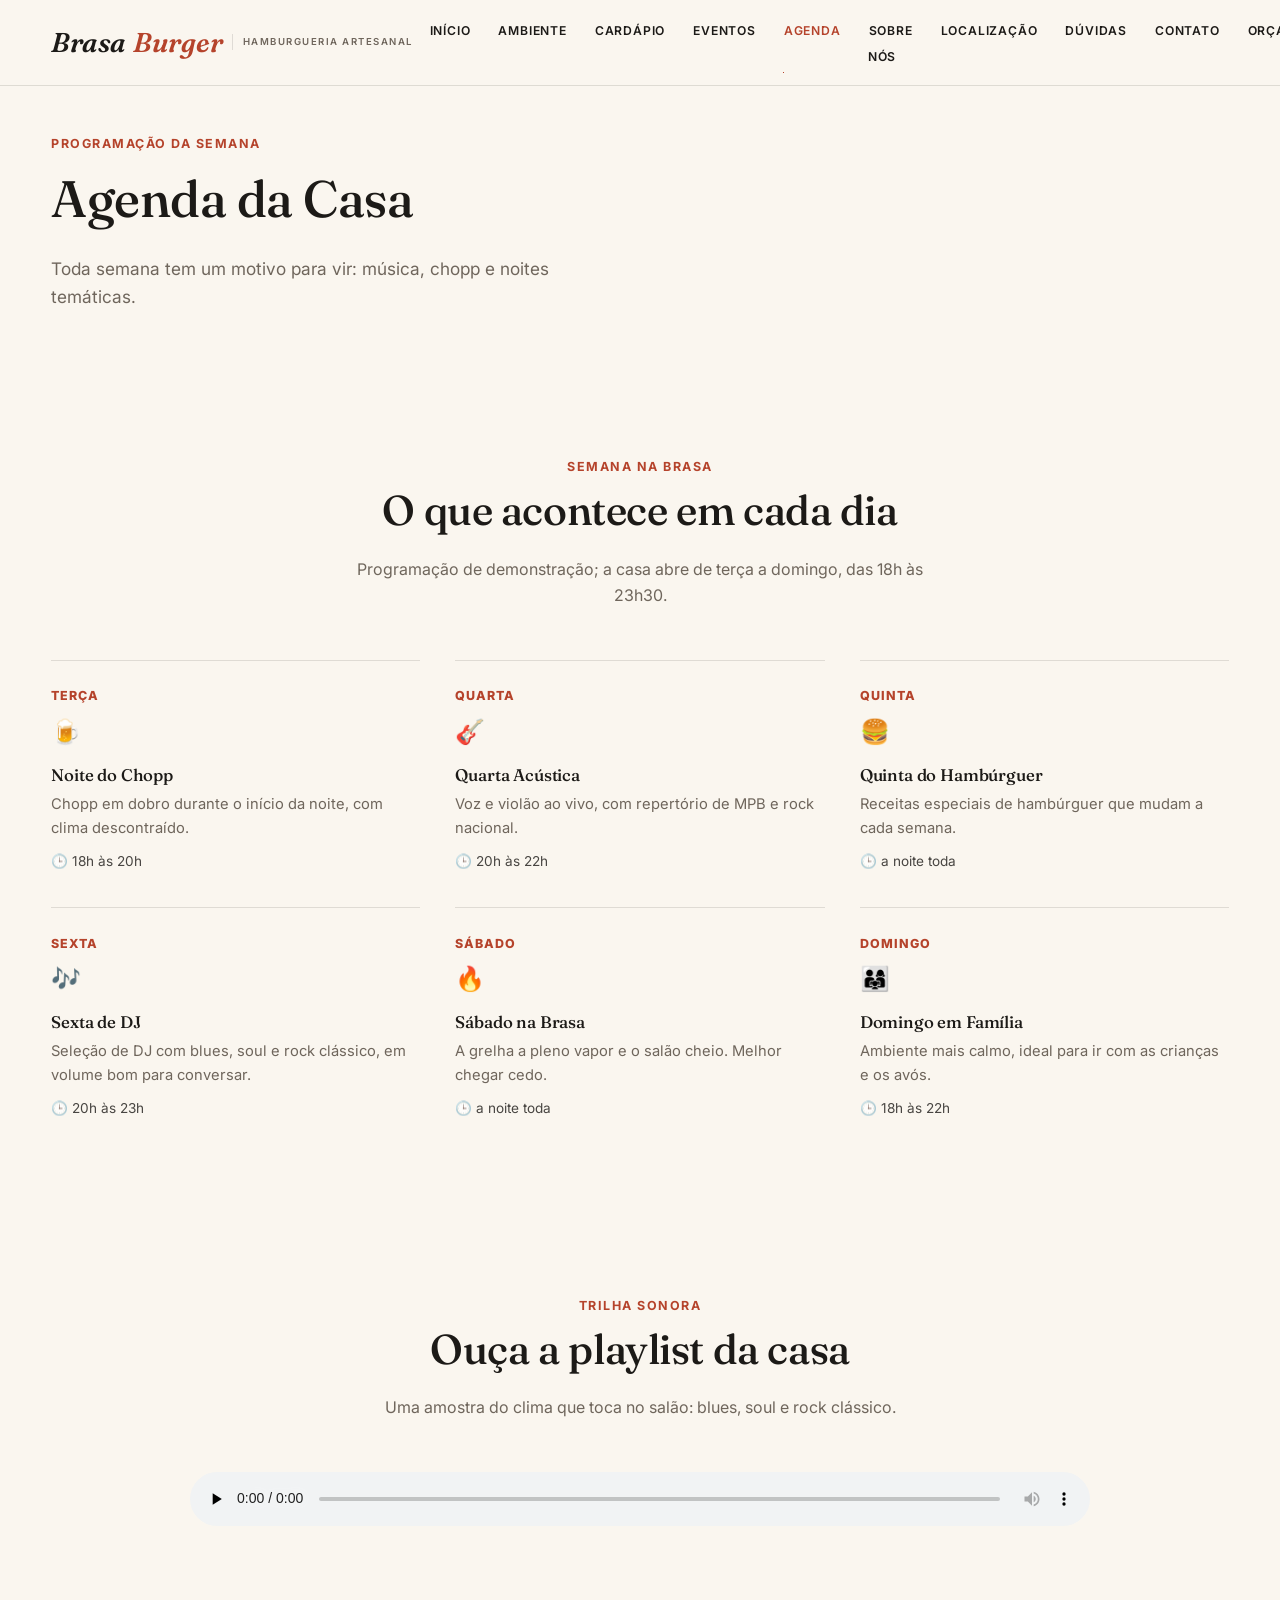
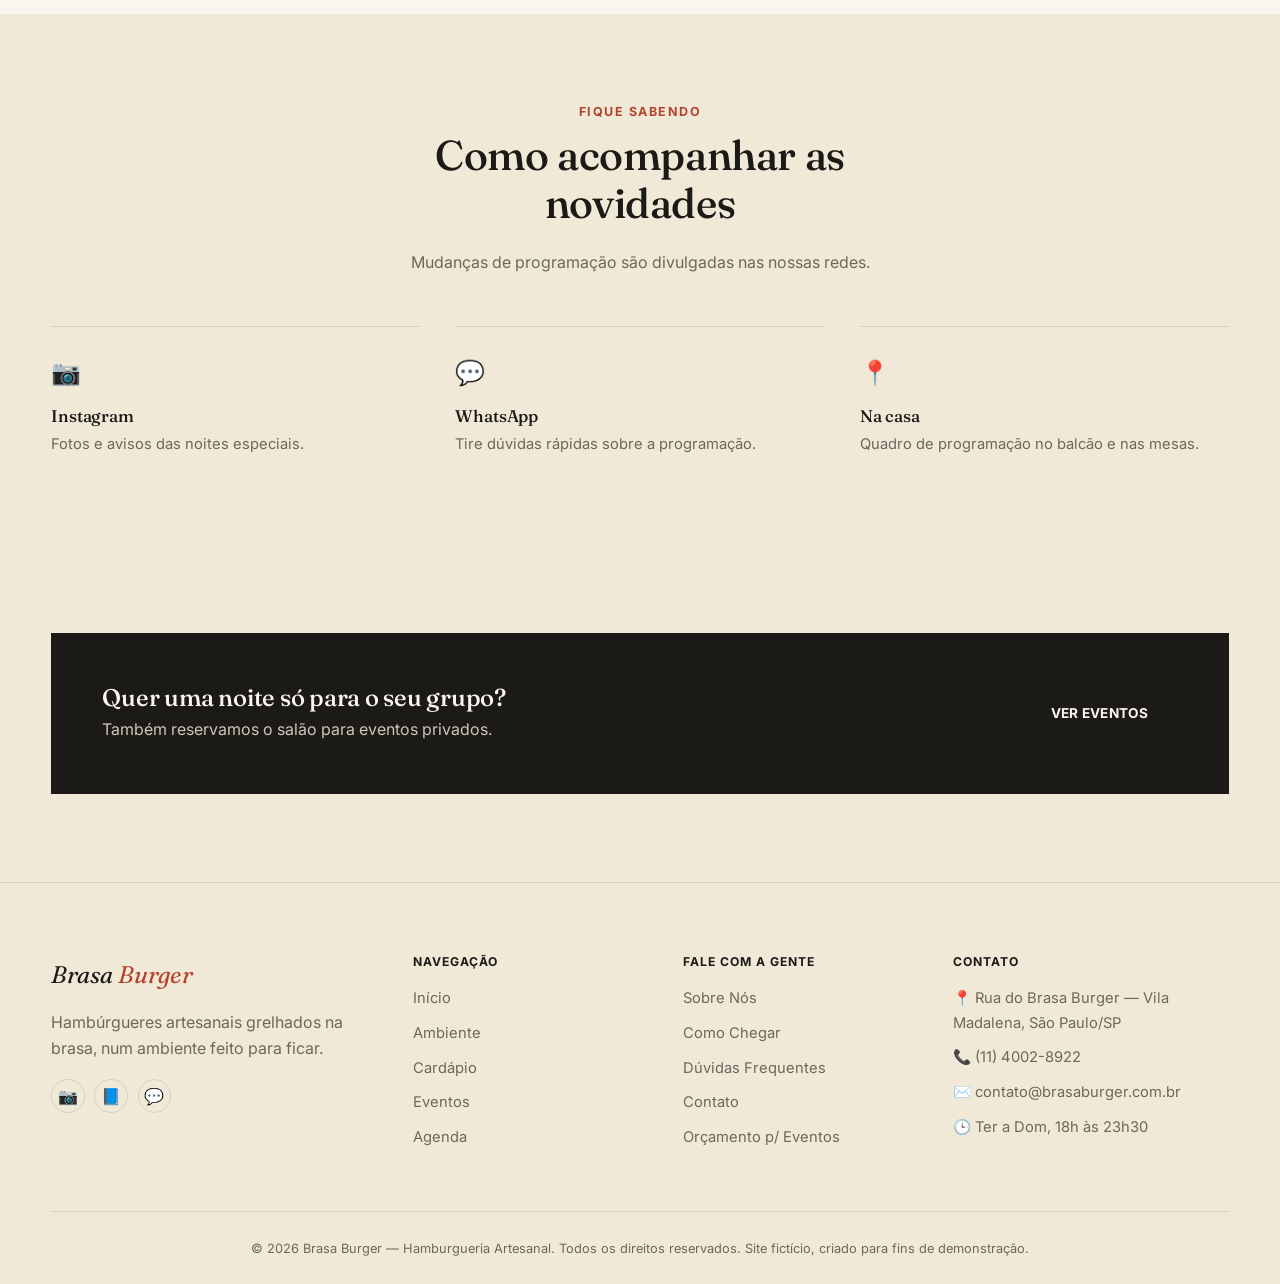
<file: agenda.html>
<!DOCTYPE html>
<html lang="pt-BR">
<head>
  <meta charset="UTF-8">
  <meta name="viewport" content="width=device-width, initial-scale=1.0">
  <title>Agenda | Brasa Burger</title>
  <meta name="description" content="Programação semanal da Brasa Burger: noites temáticas, música e chopp.">
  <link rel="icon" href="data:image/svg+xml,<svg xmlns=%22http://www.w3.org/2000/svg%22 viewBox=%220 0 100 100%22><text y=%22.9em%22 font-size=%2290%22>🔥</text></svg>">
  <link rel="stylesheet" href="css/style.css">
  <style>
    .agenda-dia{font-weight:800;letter-spacing:.08em;font-size:.78rem;text-transform:uppercase;color:var(--brasa,#d2531a);display:block;margin-bottom:.3rem}
    .agenda-hora{font-size:.85rem;opacity:.8;margin-top:.6rem;display:block}
  </style>
  <style>
    .midia-box{max-width:900px;margin:0 auto}
    .midia-box video{width:100%;border-radius:14px;background:#1a1410;display:block}
    .midia-box audio{width:100%;display:block;margin-top:.8rem}
    .midia-box figcaption{margin-top:.6rem;font-size:.9rem;opacity:.85;text-align:center}
  </style>
</head>
<body>
  <a class="skip-link" href="#conteudo">Pular para o conteúdo</a>
  <header class="site-header">
    <div class="container header-inner">
      <a href="index.html" class="logo" aria-label="Brasa Burger - página inicial">
        Brasa <span class="brasa-fire">Burger</span>
        <span class="logo-tag">HAMBURGUERIA ARTESANAL</span>
      </a>

      <nav class="main-nav" id="main-nav" aria-label="Navegação principal">
        <ul>
          <li><a href="index.html">Início</a></li>
          <li><a href="ambiente.html">Ambiente</a></li>
          <li><a href="cardapio.html">Cardápio</a></li>
          <li><a href="eventos.html">Eventos</a></li>
          <li><a href="agenda.html" aria-current="page">Agenda</a></li>
          <li><a href="sobre.html">Sobre Nós</a></li>
          <li><a href="localizacao.html">Localização</a></li>
          <li><a href="faq.html">Dúvidas</a></li>
          <li><a href="contato.html">Contato</a></li>
          <li><a href="orcamento.html">Orçamento</a></li>
        </ul>
      </nav>

      <div class="header-actions">
        <div class="a11y-controls" role="group" aria-label="Ajustar tamanho da fonte">
          <button type="button" data-font="dec" aria-label="Diminuir fonte">A-</button>
          <button type="button" data-font="reset" aria-label="Tamanho de fonte padrão">A</button>
          <button type="button" data-font="inc" aria-label="Aumentar fonte">A+</button>
        </div>
        <button type="button" class="theme-toggle" aria-label="Ativar modo escuro">🌙</button>
        <button type="button" class="menu-toggle" aria-expanded="false" aria-controls="main-nav" aria-label="Abrir menu de navegação">☰</button>
      </div>
    </div>
  </header>

  <main id="conteudo">
    <section class="hero" style="padding:3rem 0 2.5rem;">
      <div class="container">
        <span class="hero-eyebrow">PROGRAMAÇÃO DA SEMANA</span>
        <h1 style="font-size:clamp(2.2rem,5vw,3.2rem);">Agenda da Casa</h1>
        <p class="hero-lead">Toda semana tem um motivo para vir: música, chopp e noites temáticas.</p>
      </div>
    </section>

    <section>
      <div class="container">
        <div class="section-head center">
          <span class="eyebrow">SEMANA NA BRASA</span>
          <h2>O que acontece em cada dia</h2>
          <p>Programação de demonstração; a casa abre de terça a domingo, das 18h às 23h30.</p>
        </div>
        <div class="grid grid-3">
          <div class="feature-card">
            <span class="agenda-dia">Terça</span>
            <span class="icon">🍺</span>
            <h3>Noite do Chopp</h3>
            <p>Chopp em dobro durante o início da noite, com clima descontraído.</p>
            <span class="agenda-hora">🕒 18h às 20h</span>
          </div>
          <div class="feature-card">
            <span class="agenda-dia">Quarta</span>
            <span class="icon">🎸</span>
            <h3>Quarta Acústica</h3>
            <p>Voz e violão ao vivo, com repertório de MPB e rock nacional.</p>
            <span class="agenda-hora">🕒 20h às 22h</span>
          </div>
          <div class="feature-card">
            <span class="agenda-dia">Quinta</span>
            <span class="icon">🍔</span>
            <h3>Quinta do Hambúrguer</h3>
            <p>Receitas especiais de hambúrguer que mudam a cada semana.</p>
            <span class="agenda-hora">🕒 a noite toda</span>
          </div>
          <div class="feature-card">
            <span class="agenda-dia">Sexta</span>
            <span class="icon">🎶</span>
            <h3>Sexta de DJ</h3>
            <p>Seleção de DJ com blues, soul e rock clássico, em volume bom para conversar.</p>
            <span class="agenda-hora">🕒 20h às 23h</span>
          </div>
          <div class="feature-card">
            <span class="agenda-dia">Sábado</span>
            <span class="icon">🔥</span>
            <h3>Sábado na Brasa</h3>
            <p>A grelha a pleno vapor e o salão cheio. Melhor chegar cedo.</p>
            <span class="agenda-hora">🕒 a noite toda</span>
          </div>
          <div class="feature-card">
            <span class="agenda-dia">Domingo</span>
            <span class="icon">👨‍👩‍👧</span>
            <h3>Domingo em Família</h3>
            <p>Ambiente mais calmo, ideal para ir com as crianças e os avós.</p>
            <span class="agenda-hora">🕒 18h às 22h</span>
          </div>
        </div>
      </div>
    </section>

    <section aria-labelledby="audio-titulo">
      <div class="container">
        <div class="section-head center">
          <span class="eyebrow">TRILHA SONORA</span>
          <h2 id="audio-titulo">Ouça a playlist da casa</h2>
          <p>Uma amostra do clima que toca no salão: blues, soul e rock clássico.</p>
        </div>
        <div class="midia-box">
          <audio controls preload="none">
            <source src="audio/musica.mp3" type="audio/mpeg">
            Seu navegador não suporta áudio HTML5.
          </audio>
        </div>
      </div>
    </section>

    <section class="section-alt">
      <div class="container">
        <div class="section-head center">
          <span class="eyebrow">FIQUE SABENDO</span>
          <h2>Como acompanhar as novidades</h2>
          <p>Mudanças de programação são divulgadas nas nossas redes.</p>
        </div>
        <div class="grid grid-3">
          <div class="feature-card">
            <span class="icon">📷</span>
            <h3>Instagram</h3>
            <p>Fotos e avisos das noites especiais.</p>
          </div>
          <div class="feature-card">
            <span class="icon">💬</span>
            <h3>WhatsApp</h3>
            <p>Tire dúvidas rápidas sobre a programação.</p>
          </div>
          <div class="feature-card">
            <span class="icon">📍</span>
            <h3>Na casa</h3>
            <p>Quadro de programação no balcão e nas mesas.</p>
          </div>
        </div>
      </div>
    </section>

    <section class="section-alt">
      <div class="container">
        <div class="cta-banda">
          <div>
            <h2>Quer uma noite só para o seu grupo?</h2>
            <p>Também reservamos o salão para eventos privados.</p>
          </div>
          <a href="eventos.html" class="btn btn-dark">Ver eventos</a>
        </div>
      </div>
    </section>

  </main>

  <footer class="site-footer">
    <div class="container footer-grid">
      <div>
        <div class="footer-logo">Brasa <span>Burger</span></div>
        <p>Hambúrgueres artesanais grelhados na brasa, num ambiente feito para ficar.</p>
        <div class="footer-social">
          <a href="https://instagram.com" target="_blank" rel="noopener" aria-label="Instagram da Brasa Burger">📷</a>
          <a href="https://facebook.com" target="_blank" rel="noopener" aria-label="Facebook da Brasa Burger">📘</a>
          <a href="https://wa.me/5511999998888" target="_blank" rel="noopener" aria-label="WhatsApp da Brasa Burger">💬</a>
        </div>
      </div>
      <div>
        <h4>Navegação</h4>
        <ul>
          <li><a href="index.html">Início</a></li>
          <li><a href="ambiente.html">Ambiente</a></li>
          <li><a href="cardapio.html">Cardápio</a></li>
          <li><a href="eventos.html">Eventos</a></li>
          <li><a href="agenda.html">Agenda</a></li>
        </ul>
      </div>
      <div>
        <h4>Fale com a gente</h4>
        <ul>
          <li><a href="sobre.html">Sobre Nós</a></li>
          <li><a href="localizacao.html">Como Chegar</a></li>
          <li><a href="faq.html">Dúvidas Frequentes</a></li>
          <li><a href="contato.html">Contato</a></li>
          <li><a href="orcamento.html">Orçamento p/ Eventos</a></li>
        </ul>
      </div>
      <div>
        <h4>Contato</h4>
        <ul>
          <li>📍 Rua do Brasa Burger — Vila Madalena, São Paulo/SP</li>
          <li>📞 (11) 4002-8922</li>
          <li>✉️ contato@brasaburger.com.br</li>
          <li>🕒 Ter a Dom, 18h às 23h30</li>
        </ul>
      </div>
    </div>
    <div class="container footer-bottom">
      <p class="mb-0">&copy; 2026 Brasa Burger — Hamburgueria Artesanal. Todos os direitos reservados. Site fictício, criado para fins de demonstração.</p>
    </div>
  </footer>

  <script src="js/script.js"></script>
</body>
</html>
</file>
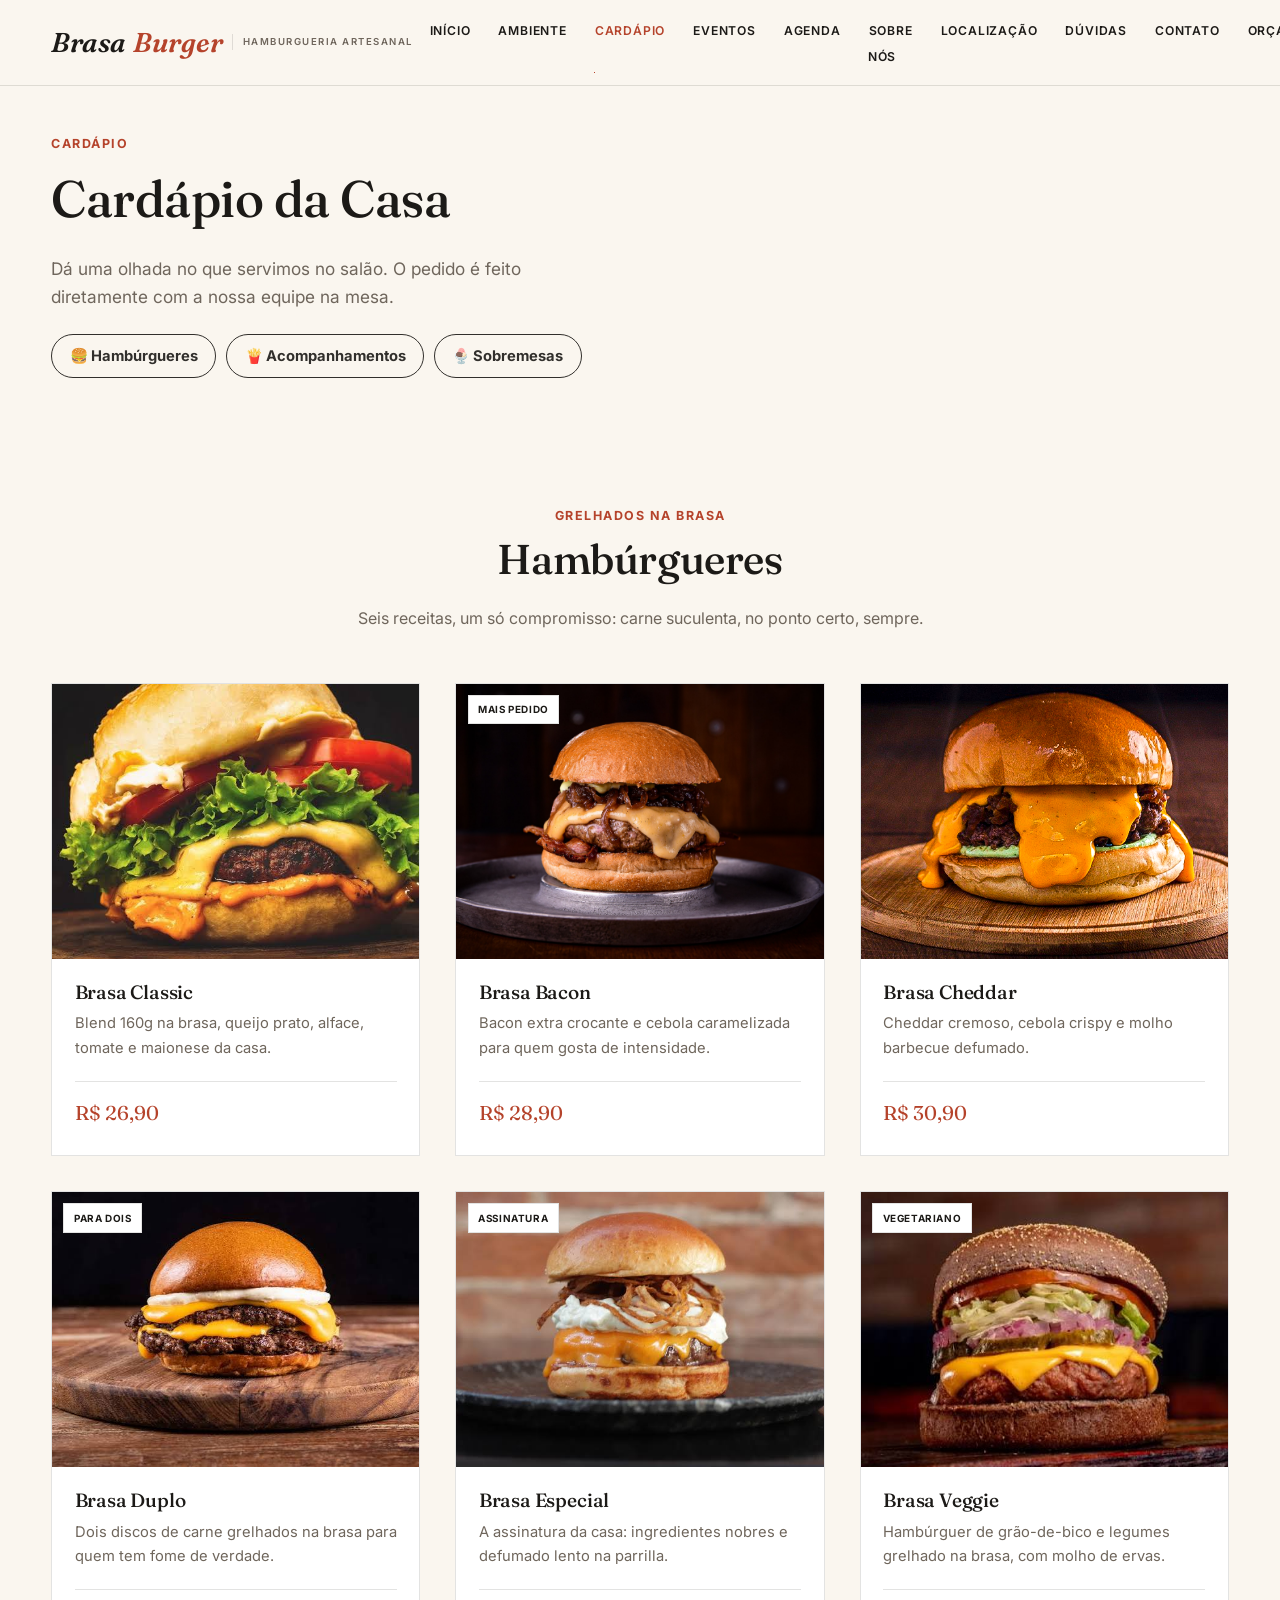
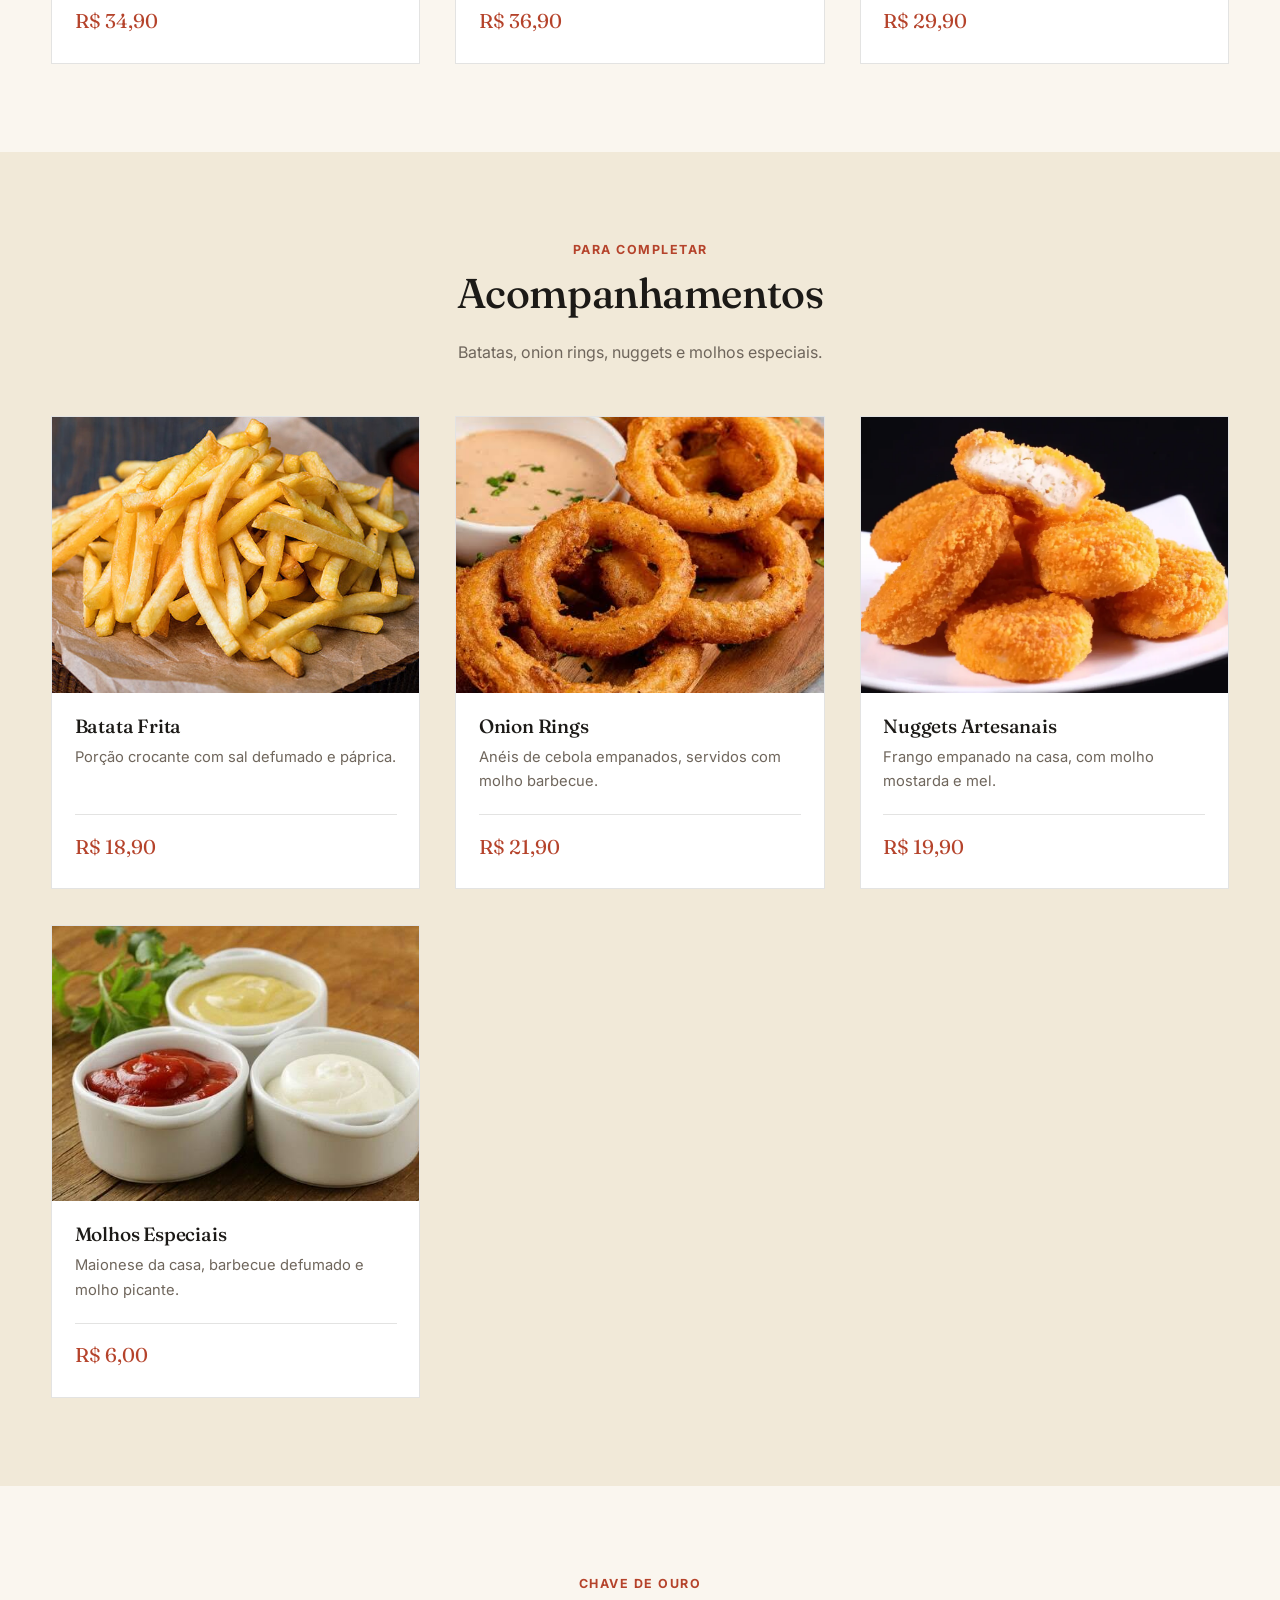
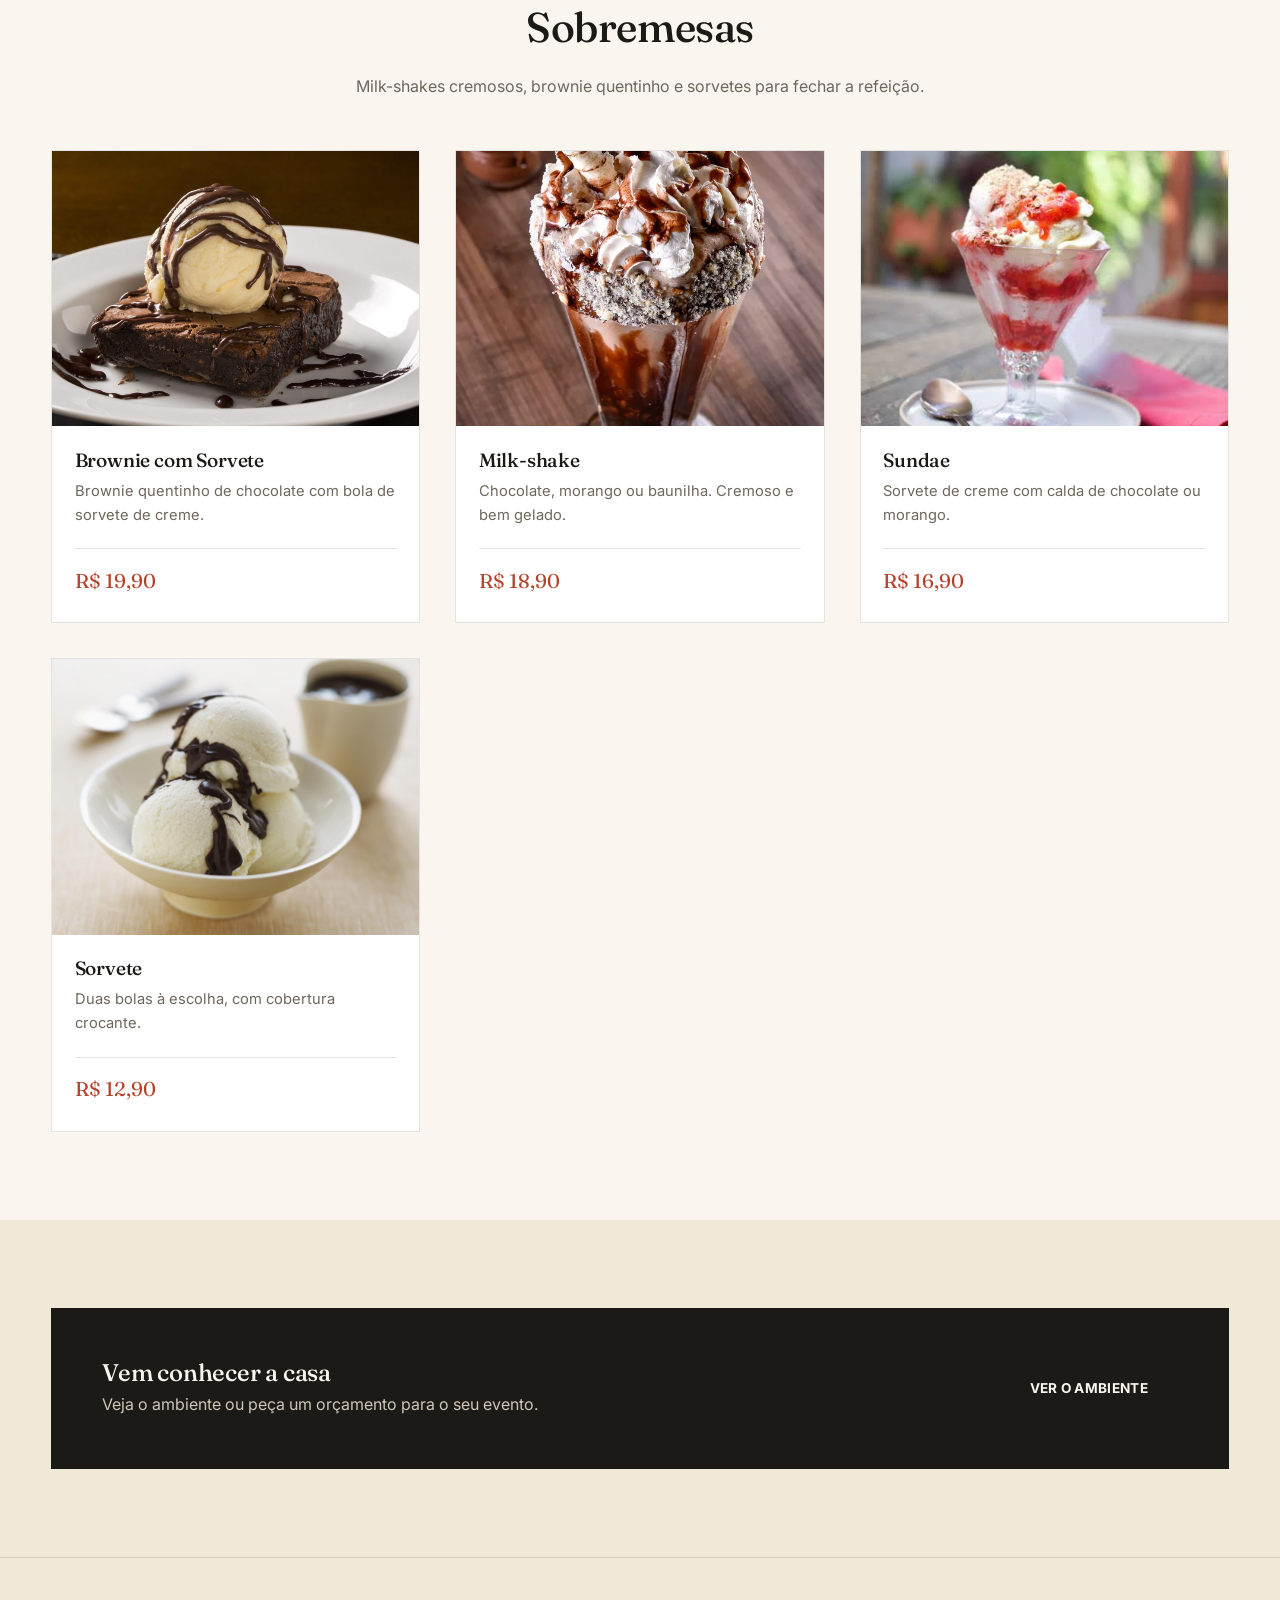
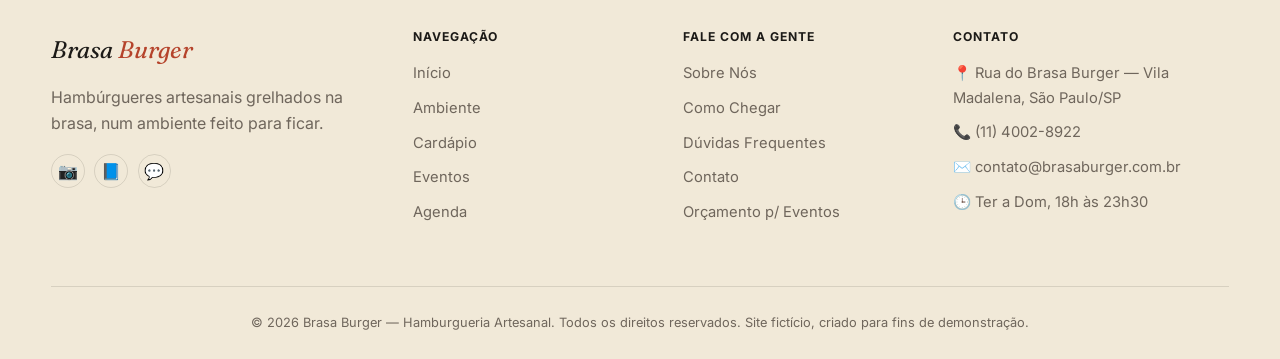
<file: cardapio.html>
<!DOCTYPE html>
<html lang="pt-BR">
<head>
  <meta charset="UTF-8">
  <meta name="viewport" content="width=device-width, initial-scale=1.0">
  <title>Cardápio | Brasa Burger</title>
  <meta name="description" content="Hambúrgueres, acompanhamentos e sobremesas da Brasa Burger.">
  <link rel="icon" href="data:image/svg+xml,<svg xmlns=%22http://www.w3.org/2000/svg%22 viewBox=%220 0 100 100%22><text y=%22.9em%22 font-size=%2290%22>🔥</text></svg>">
  <link rel="stylesheet" href="css/style.css">
  <style>
    html{scroll-behavior:smooth}
    .menu-tabs{display:flex;flex-wrap:wrap;gap:.6rem;margin-top:1.4rem}
    .menu-tabs a{padding:.55rem 1.1rem;border-radius:999px;border:1.5px solid currentColor;font-weight:700;font-size:.92rem;text-decoration:none;color:inherit;opacity:.9}
    .menu-tabs a:hover,.menu-tabs a:focus-visible{opacity:1;background:rgba(255,255,255,.12)}
    .menu-emoji{width:100%;height:100%;min-height:200px;align-items:center;justify-content:center;font-size:4.5rem;background:linear-gradient(135deg,#3a2a1e,#6b3a1a);display:flex}
    .product-media img+.menu-emoji{position:absolute;inset:0}
  </style>
</head>
<body>
  <a class="skip-link" href="#conteudo">Pular para o conteúdo</a>
  <header class="site-header">
    <div class="container header-inner">
      <a href="index.html" class="logo" aria-label="Brasa Burger - página inicial">
        Brasa <span class="brasa-fire">Burger</span>
        <span class="logo-tag">HAMBURGUERIA ARTESANAL</span>
      </a>

      <nav class="main-nav" id="main-nav" aria-label="Navegação principal">
        <ul>
          <li><a href="index.html">Início</a></li>
          <li><a href="ambiente.html">Ambiente</a></li>
          <li><a href="cardapio.html" aria-current="page">Cardápio</a></li>
          <li><a href="eventos.html">Eventos</a></li>
          <li><a href="agenda.html">Agenda</a></li>
          <li><a href="sobre.html">Sobre Nós</a></li>
          <li><a href="localizacao.html">Localização</a></li>
          <li><a href="faq.html">Dúvidas</a></li>
          <li><a href="contato.html">Contato</a></li>
          <li><a href="orcamento.html">Orçamento</a></li>
        </ul>
      </nav>

      <div class="header-actions">
        <div class="a11y-controls" role="group" aria-label="Ajustar tamanho da fonte">
          <button type="button" data-font="dec" aria-label="Diminuir fonte">A-</button>
          <button type="button" data-font="reset" aria-label="Tamanho de fonte padrão">A</button>
          <button type="button" data-font="inc" aria-label="Aumentar fonte">A+</button>
        </div>
        <button type="button" class="theme-toggle" aria-label="Ativar modo escuro">🌙</button>
        <button type="button" class="menu-toggle" aria-expanded="false" aria-controls="main-nav" aria-label="Abrir menu de navegação">☰</button>
      </div>
    </div>
  </header>

  <main id="conteudo">
    <section class="hero" style="padding:3rem 0 2.5rem;">
      <div class="container">
        <span class="hero-eyebrow">CARDÁPIO</span>
        <h1 style="font-size:clamp(2.2rem,5vw,3.2rem);">Cardápio da Casa</h1>
        <p class="hero-lead">Dá uma olhada no que servimos no salão. O pedido é feito diretamente com a nossa equipe na mesa.</p>
        <nav class="menu-tabs" aria-label="Categorias do cardápio">
          <a href="#hamburgueres">🍔 Hambúrgueres</a>
          <a href="#acompanhamentos">🍟 Acompanhamentos</a>
          <a href="#sobremesas">🍨 Sobremesas</a>
        </nav>
      </div>
    </section>

    <section id="hamburgueres" class="" style="scroll-margin-top:5rem;">
      <div class="container">
        <div class="section-head center">
          <span class="eyebrow">GRELHADOS NA BRASA</span>
          <h2>Hambúrgueres</h2>
          <p>Seis receitas, um só compromisso: carne suculenta, no ponto certo, sempre.</p>
        </div>
        <div class="grid grid-3">
          <article class="product-card">
            <div class="product-media"><img src="img/hamburgueres/classic.jfif" alt="Brasa Classic" loading="lazy"><div class="menu-emoji" style="display:none" aria-hidden="true">🍔</div></div>
            <div class="product-body">
              <h3>Brasa Classic</h3>
              <p class="product-desc">Blend 160g na brasa, queijo prato, alface, tomate e maionese da casa.</p>
              <div class="product-footer"><span class="product-price">R$ 26,90</span></div>
            </div>
          </article>
          <article class="product-card">
            <div class="product-media"><span class="product-tag">Mais pedido</span><img src="img/hamburgueres/bacon.jpg" alt="Brasa Bacon" loading="lazy"><div class="menu-emoji" style="display:none" aria-hidden="true">🥓</div></div>
            <div class="product-body">
              <h3>Brasa Bacon</h3>
              <p class="product-desc">Bacon extra crocante e cebola caramelizada para quem gosta de intensidade.</p>
              <div class="product-footer"><span class="product-price">R$ 28,90</span></div>
            </div>
          </article>
          <article class="product-card">
            <div class="product-media"><img src="img/hamburgueres/cheddar.png" alt="Brasa Cheddar" loading="lazy"><div class="menu-emoji" style="display:none" aria-hidden="true">🧀</div></div>
            <div class="product-body">
              <h3>Brasa Cheddar</h3>
              <p class="product-desc">Cheddar cremoso, cebola crispy e molho barbecue defumado.</p>
              <div class="product-footer"><span class="product-price">R$ 30,90</span></div>
            </div>
          </article>
          <article class="product-card">
            <div class="product-media"><span class="product-tag">Para dois</span><img src="img/hamburgueres/hamburguer_duplo.jfif" alt="Brasa Duplo" loading="lazy"><div class="menu-emoji" style="display:none" aria-hidden="true">🍔</div></div>
            <div class="product-body">
              <h3>Brasa Duplo</h3>
              <p class="product-desc">Dois discos de carne grelhados na brasa para quem tem fome de verdade.</p>
              <div class="product-footer"><span class="product-price">R$ 34,90</span></div>
            </div>
          </article>
          <article class="product-card">
            <div class="product-media"><span class="product-tag">Assinatura</span><img src="img/hamburgueres/cebola.jfif" alt="Brasa Especial" loading="lazy"><div class="menu-emoji" style="display:none" aria-hidden="true">⭐</div></div>
            <div class="product-body">
              <h3>Brasa Especial</h3>
              <p class="product-desc">A assinatura da casa: ingredientes nobres e defumado lento na parrilla.</p>
              <div class="product-footer"><span class="product-price">R$ 36,90</span></div>
            </div>
          </article>
          <article class="product-card">
            <div class="product-media"><span class="product-tag">Vegetariano</span><img src="img/hamburgueres/vegan.jfif" alt="Brasa Veggie" loading="lazy"><div class="menu-emoji" style="display:none" aria-hidden="true">🌱</div></div>
            <div class="product-body">
              <h3>Brasa Veggie</h3>
              <p class="product-desc">Hambúrguer de grão-de-bico e legumes grelhado na brasa, com molho de ervas.</p>
              <div class="product-footer"><span class="product-price">R$ 29,90</span></div>
            </div>
          </article>
        </div>
      </div>
    </section>

    <section id="acompanhamentos" class="section-alt" style="scroll-margin-top:5rem;">
      <div class="container">
        <div class="section-head center">
          <span class="eyebrow">PARA COMPLETAR</span>
          <h2>Acompanhamentos</h2>
          <p>Batatas, onion rings, nuggets e molhos especiais.</p>
        </div>
        <div class="grid grid-3">
          <article class="product-card">
            <div class="product-media"><img src="img/acompanhamentos/batata.jpg" alt="Batata Frita" loading="lazy"><div class="menu-emoji" style="display:none" aria-hidden="true">🍟</div></div>
            <div class="product-body">
              <h3>Batata Frita</h3>
              <p class="product-desc">Porção crocante com sal defumado e páprica.</p>
              <div class="product-footer"><span class="product-price">R$ 18,90</span></div>
            </div>
          </article>
          <article class="product-card">
            <div class="product-media"><img src="img/acompanhamentos/onion.jfif" alt="Onion Rings" loading="lazy"><div class="menu-emoji" style="display:none" aria-hidden="true">🧅</div></div>
            <div class="product-body">
              <h3>Onion Rings</h3>
              <p class="product-desc">Anéis de cebola empanados, servidos com molho barbecue.</p>
              <div class="product-footer"><span class="product-price">R$ 21,90</span></div>
            </div>
          </article>
          <article class="product-card">
            <div class="product-media"><img src="img/acompanhamentos/nuggets.webp" alt="Nuggets Artesanais" loading="lazy"><div class="menu-emoji" style="display:none" aria-hidden="true">🍗</div></div>
            <div class="product-body">
              <h3>Nuggets Artesanais</h3>
              <p class="product-desc">Frango empanado na casa, com molho mostarda e mel.</p>
              <div class="product-footer"><span class="product-price">R$ 19,90</span></div>
            </div>
          </article>
          <article class="product-card">
            <div class="product-media"><img src="img/acompanhamentos/molhos.jfif" alt="Molhos Especiais" loading="lazy"><div class="menu-emoji" style="display:none" aria-hidden="true">🥫</div></div>
            <div class="product-body">
              <h3>Molhos Especiais</h3>
              <p class="product-desc">Maionese da casa, barbecue defumado e molho picante.</p>
              <div class="product-footer"><span class="product-price">R$ 6,00</span></div>
            </div>
          </article>
        </div>
      </div>
    </section>

    <section id="sobremesas" class="" style="scroll-margin-top:5rem;">
      <div class="container">
        <div class="section-head center">
          <span class="eyebrow">CHAVE DE OURO</span>
          <h2>Sobremesas</h2>
          <p>Milk-shakes cremosos, brownie quentinho e sorvetes para fechar a refeição.</p>
        </div>
        <div class="grid grid-3">
          <article class="product-card">
            <div class="product-media"><img src="img/sobremesas/brownie.jpg" alt="Brownie com Sorvete" loading="lazy"><div class="menu-emoji" style="display:none" aria-hidden="true">🍫</div></div>
            <div class="product-body">
              <h3>Brownie com Sorvete</h3>
              <p class="product-desc">Brownie quentinho de chocolate com bola de sorvete de creme.</p>
              <div class="product-footer"><span class="product-price">R$ 19,90</span></div>
            </div>
          </article>
          <article class="product-card">
            <div class="product-media"><img src="img/sobremesas/milkshake.webp" alt="Milk-shake" loading="lazy"><div class="menu-emoji" style="display:none" aria-hidden="true">🥤</div></div>
            <div class="product-body">
              <h3>Milk-shake</h3>
              <p class="product-desc">Chocolate, morango ou baunilha. Cremoso e bem gelado.</p>
              <div class="product-footer"><span class="product-price">R$ 18,90</span></div>
            </div>
          </article>
          <article class="product-card">
            <div class="product-media"><img src="img/sobremesas/sundae.jfif" alt="Sundae" loading="lazy"><div class="menu-emoji" style="display:none" aria-hidden="true">🍨</div></div>
            <div class="product-body">
              <h3>Sundae</h3>
              <p class="product-desc">Sorvete de creme com calda de chocolate ou morango.</p>
              <div class="product-footer"><span class="product-price">R$ 16,90</span></div>
            </div>
          </article>
          <article class="product-card">
            <div class="product-media"><img src="img/sobremesas/sorvete.jpg" alt="Sorvete" loading="lazy"><div class="menu-emoji" style="display:none" aria-hidden="true">🍦</div></div>
            <div class="product-body">
              <h3>Sorvete</h3>
              <p class="product-desc">Duas bolas à escolha, com cobertura crocante.</p>
              <div class="product-footer"><span class="product-price">R$ 12,90</span></div>
            </div>
          </article>
        </div>
      </div>
    </section>

    <section class="section-alt">
      <div class="container">
        <div class="cta-banda">
          <div>
            <h2>Vem conhecer a casa</h2>
            <p>Veja o ambiente ou peça um orçamento para o seu evento.</p>
          </div>
          <a href="ambiente.html" class="btn btn-dark">Ver o ambiente</a>
        </div>
      </div>
    </section>
</main>

  <footer class="site-footer">
    <div class="container footer-grid">
      <div>
        <div class="footer-logo">Brasa <span>Burger</span></div>
        <p>Hambúrgueres artesanais grelhados na brasa, num ambiente feito para ficar.</p>
        <div class="footer-social">
          <a href="https://instagram.com" target="_blank" rel="noopener" aria-label="Instagram da Brasa Burger">📷</a>
          <a href="https://facebook.com" target="_blank" rel="noopener" aria-label="Facebook da Brasa Burger">📘</a>
          <a href="https://wa.me/5511999998888" target="_blank" rel="noopener" aria-label="WhatsApp da Brasa Burger">💬</a>
        </div>
      </div>
      <div>
        <h4>Navegação</h4>
        <ul>
          <li><a href="index.html">Início</a></li>
          <li><a href="ambiente.html">Ambiente</a></li>
          <li><a href="cardapio.html">Cardápio</a></li>
          <li><a href="eventos.html">Eventos</a></li>
          <li><a href="agenda.html">Agenda</a></li>
        </ul>
      </div>
      <div>
        <h4>Fale com a gente</h4>
        <ul>
          <li><a href="sobre.html">Sobre Nós</a></li>
          <li><a href="localizacao.html">Como Chegar</a></li>
          <li><a href="faq.html">Dúvidas Frequentes</a></li>
          <li><a href="contato.html">Contato</a></li>
          <li><a href="orcamento.html">Orçamento p/ Eventos</a></li>
        </ul>
      </div>
      <div>
        <h4>Contato</h4>
        <ul>
          <li>📍 Rua do Brasa Burger — Vila Madalena, São Paulo/SP</li>
          <li>📞 (11) 4002-8922</li>
          <li>✉️ contato@brasaburger.com.br</li>
          <li>🕒 Ter a Dom, 18h às 23h30</li>
        </ul>
      </div>
    </div>
    <div class="container footer-bottom">
      <p class="mb-0">&copy; 2026 Brasa Burger — Hamburgueria Artesanal. Todos os direitos reservados. Site fictício, criado para fins de demonstração.</p>
    </div>
  </footer>

  <script src="js/script.js"></script>
</body>
</html>
</file>
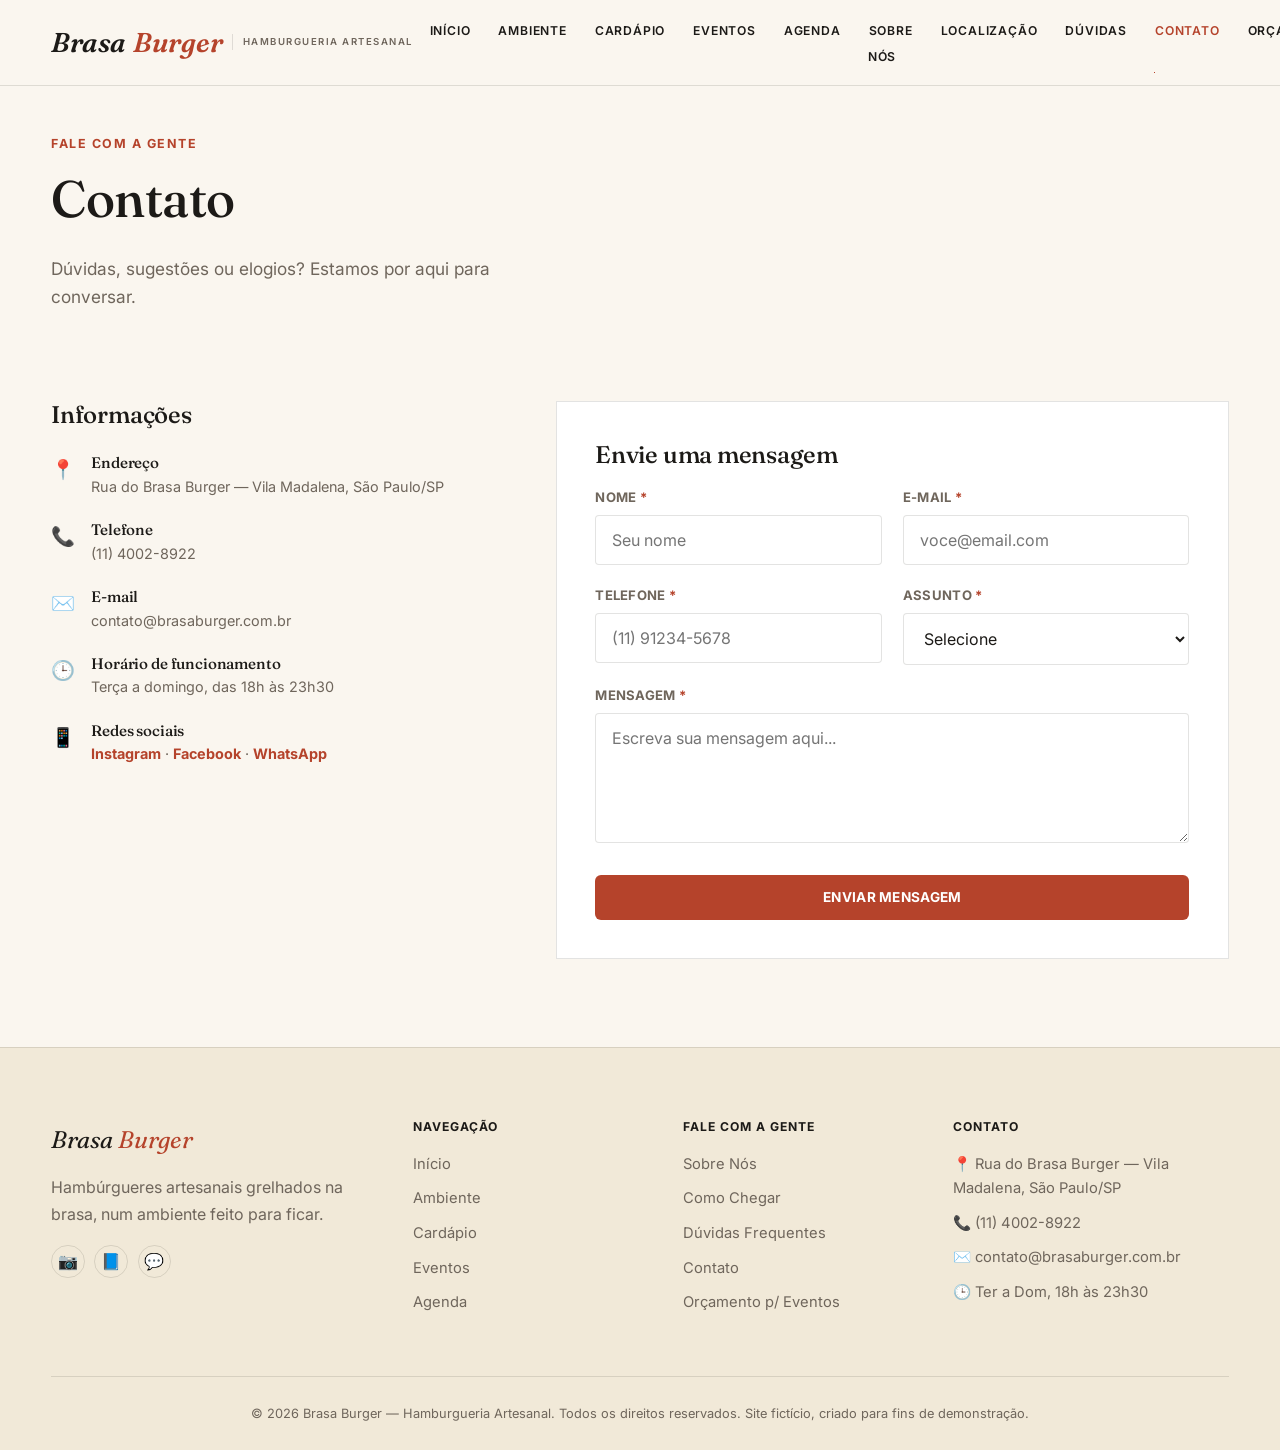
<file: contato.html>
<!DOCTYPE html>
<html lang="pt-BR">
<head>
  <meta charset="UTF-8">
  <meta name="viewport" content="width=device-width, initial-scale=1.0">
  <title>Contato | Brasa Burger</title>
  <meta name="description" content="Entre em contato com a Brasa Burger: endereço, telefone, e-mail e formulário.">
  <link rel="icon" href="data:image/svg+xml,<svg xmlns=%22http://www.w3.org/2000/svg%22 viewBox=%220 0 100 100%22><text y=%22.9em%22 font-size=%2290%22>🔥</text></svg>">
  <link rel="stylesheet" href="css/style.css">
  
</head>
<body>
  <a class="skip-link" href="#conteudo">Pular para o conteúdo</a>
  <header class="site-header">
    <div class="container header-inner">
      <a href="index.html" class="logo" aria-label="Brasa Burger - página inicial">
        Brasa <span class="brasa-fire">Burger</span>
        <span class="logo-tag">HAMBURGUERIA ARTESANAL</span>
      </a>

      <nav class="main-nav" id="main-nav" aria-label="Navegação principal">
        <ul>
          <li><a href="index.html">Início</a></li>
          <li><a href="ambiente.html">Ambiente</a></li>
          <li><a href="cardapio.html">Cardápio</a></li>
          <li><a href="eventos.html">Eventos</a></li>
          <li><a href="agenda.html">Agenda</a></li>
          <li><a href="sobre.html">Sobre Nós</a></li>
          <li><a href="localizacao.html">Localização</a></li>
          <li><a href="faq.html">Dúvidas</a></li>
          <li><a href="contato.html" aria-current="page">Contato</a></li>
          <li><a href="orcamento.html">Orçamento</a></li>
        </ul>
      </nav>

      <div class="header-actions">
        <div class="a11y-controls" role="group" aria-label="Ajustar tamanho da fonte">
          <button type="button" data-font="dec" aria-label="Diminuir fonte">A-</button>
          <button type="button" data-font="reset" aria-label="Tamanho de fonte padrão">A</button>
          <button type="button" data-font="inc" aria-label="Aumentar fonte">A+</button>
        </div>
        <button type="button" class="theme-toggle" aria-label="Ativar modo escuro">🌙</button>
        <button type="button" class="menu-toggle" aria-expanded="false" aria-controls="main-nav" aria-label="Abrir menu de navegação">☰</button>
      </div>
    </div>
  </header>

  <main id="conteudo">

    <section class="hero" style="padding:3rem 0 2.5rem;">
      <div class="container">
        <span class="hero-eyebrow">FALE COM A GENTE</span>
        <h1 style="font-size:clamp(2.2rem,5vw,3.2rem);">Contato</h1>
        <p class="hero-lead">Dúvidas, sugestões ou elogios? Estamos por aqui para conversar.</p>
      </div>
    </section>

    <section style="padding-top:2rem;">
      <div class="container contato-grid">
        <div>
          <h2>Informações</h2>
          <div class="info-list">
            <div class="info-item">
              <span class="icon">📍</span>
              <div>
                <h4>Endereço</h4>
                <p>Rua do Brasa Burger — Vila Madalena, São Paulo/SP</p>
              </div>
            </div>
            <div class="info-item">
              <span class="icon">📞</span>
              <div>
                <h4>Telefone</h4>
                <p>(11) 4002-8922</p>
              </div>
            </div>
            <div class="info-item">
              <span class="icon">✉️</span>
              <div>
                <h4>E-mail</h4>
                <p>contato@brasaburger.com.br</p>
              </div>
            </div>
            <div class="info-item">
              <span class="icon">🕒</span>
              <div>
                <h4>Horário de funcionamento</h4>
                <p>Terça a domingo, das 18h às 23h30</p>
              </div>
            </div>
            <div class="info-item">
              <span class="icon">📱</span>
              <div>
                <h4>Redes sociais</h4>
                <p>
                  <a href="https://instagram.com" target="_blank" rel="noopener" style="color:var(--brasa);font-weight:700;">Instagram</a> ·
                  <a href="https://facebook.com" target="_blank" rel="noopener" style="color:var(--brasa);font-weight:700;">Facebook</a> ·
                  <a href="https://wa.me/5511999998888" target="_blank" rel="noopener" style="color:var(--brasa);font-weight:700;">WhatsApp</a>
                </p>
              </div>
            </div>
          </div>
        </div>

        <div>
          <form id="form-contato" class="form-card" novalidate>
            <h2 class="mb-0" style="margin-bottom:1.2rem;">Envie uma mensagem</h2>
            <div class="form-grid">
              <div class="form-field">
                <label for="c-nome">Nome <span class="req">*</span></label>
                <input type="text" id="c-nome" name="nome" required minlength="2" maxlength="80" placeholder="Seu nome" autocomplete="name">
              </div>
              <div class="form-field">
                <label for="c-email">E-mail <span class="req">*</span></label>
                <input type="email" id="c-email" name="email" required placeholder="voce@email.com" autocomplete="email">
              </div>
              <div class="form-field">
                <label for="c-telefone">Telefone <span class="req">*</span></label>
                <input type="tel" id="c-telefone" name="telefone" required pattern="^\(?\d{2}\)?\s?\d{4,5}-?\d{4}$" placeholder="(11) 91234-5678" autocomplete="tel">
              </div>
              <div class="form-field">
                <label for="c-assunto">Assunto <span class="req">*</span></label>
                <select id="c-assunto" name="assunto" required>
                  <option value="" disabled selected>Selecione</option>
                  <option value="elogio">Elogio</option>
                  <option value="duvida">Dúvida</option>
                  <option value="reclamacao">Reclamação</option>
                  <option value="parceria">Parceria</option>
                  <option value="outro">Outro</option>
                </select>
              </div>
              <div class="form-field full">
                <label for="c-mensagem">Mensagem <span class="req">*</span></label>
                <textarea id="c-mensagem" name="mensagem" rows="5" required minlength="10" maxlength="600" placeholder="Escreva sua mensagem aqui..."></textarea>
              </div>
            </div>
            <button type="submit" class="btn btn-primary btn-block mt-2">Enviar mensagem</button>
            <div class="form-msg" id="msg-contato" role="status" aria-live="polite"></div>
          </form>
        </div>
      </div>
    </section>

  </main>

  <footer class="site-footer">
    <div class="container footer-grid">
      <div>
        <div class="footer-logo">Brasa <span>Burger</span></div>
        <p>Hambúrgueres artesanais grelhados na brasa, num ambiente feito para ficar.</p>
        <div class="footer-social">
          <a href="https://instagram.com" target="_blank" rel="noopener" aria-label="Instagram da Brasa Burger">📷</a>
          <a href="https://facebook.com" target="_blank" rel="noopener" aria-label="Facebook da Brasa Burger">📘</a>
          <a href="https://wa.me/5511999998888" target="_blank" rel="noopener" aria-label="WhatsApp da Brasa Burger">💬</a>
        </div>
      </div>
      <div>
        <h4>Navegação</h4>
        <ul>
          <li><a href="index.html">Início</a></li>
          <li><a href="ambiente.html">Ambiente</a></li>
          <li><a href="cardapio.html">Cardápio</a></li>
          <li><a href="eventos.html">Eventos</a></li>
          <li><a href="agenda.html">Agenda</a></li>
        </ul>
      </div>
      <div>
        <h4>Fale com a gente</h4>
        <ul>
          <li><a href="sobre.html">Sobre Nós</a></li>
          <li><a href="localizacao.html">Como Chegar</a></li>
          <li><a href="faq.html">Dúvidas Frequentes</a></li>
          <li><a href="contato.html">Contato</a></li>
          <li><a href="orcamento.html">Orçamento p/ Eventos</a></li>
        </ul>
      </div>
      <div>
        <h4>Contato</h4>
        <ul>
          <li>📍 Rua do Brasa Burger — Vila Madalena, São Paulo/SP</li>
          <li>📞 (11) 4002-8922</li>
          <li>✉️ contato@brasaburger.com.br</li>
          <li>🕒 Ter a Dom, 18h às 23h30</li>
        </ul>
      </div>
    </div>
    <div class="container footer-bottom">
      <p class="mb-0">&copy; 2026 Brasa Burger — Hamburgueria Artesanal. Todos os direitos reservados. Site fictício, criado para fins de demonstração.</p>
    </div>
  </footer>

  <script src="js/script.js"></script>
</body>
</html>
</file>
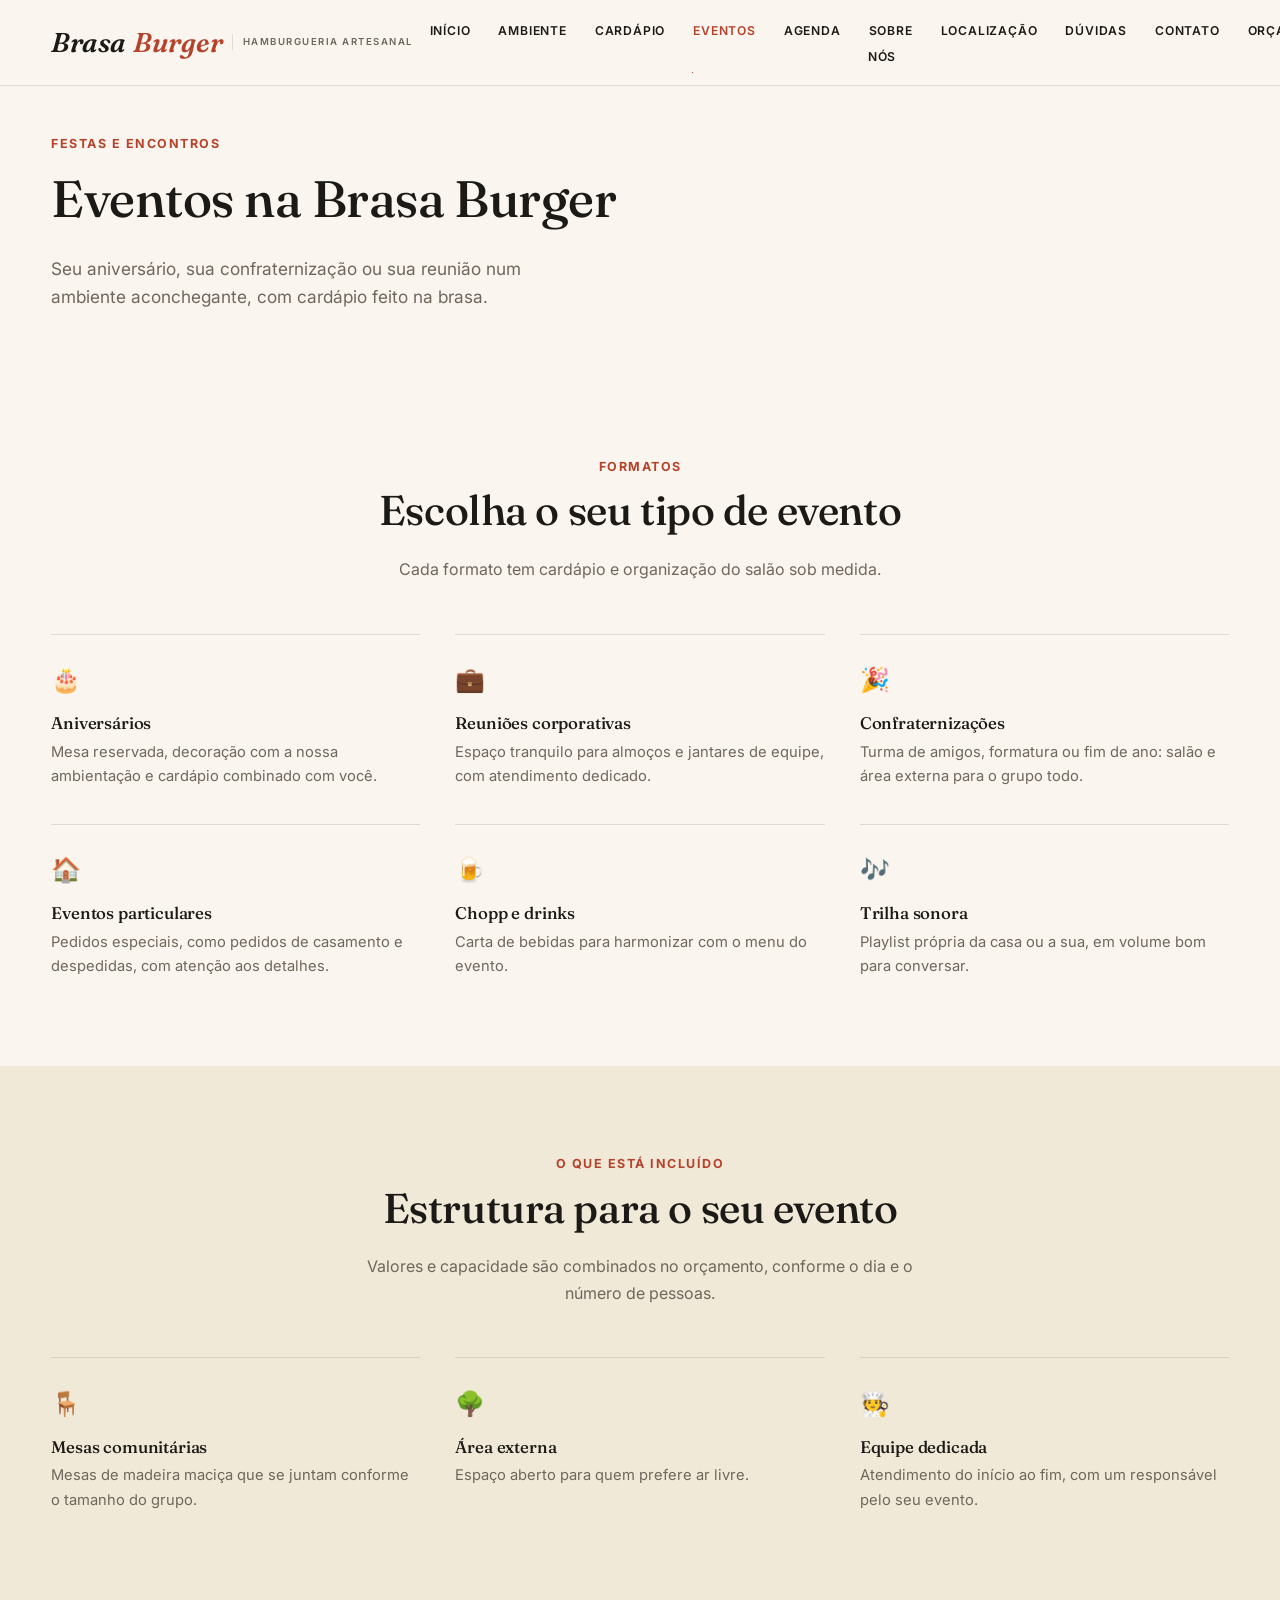
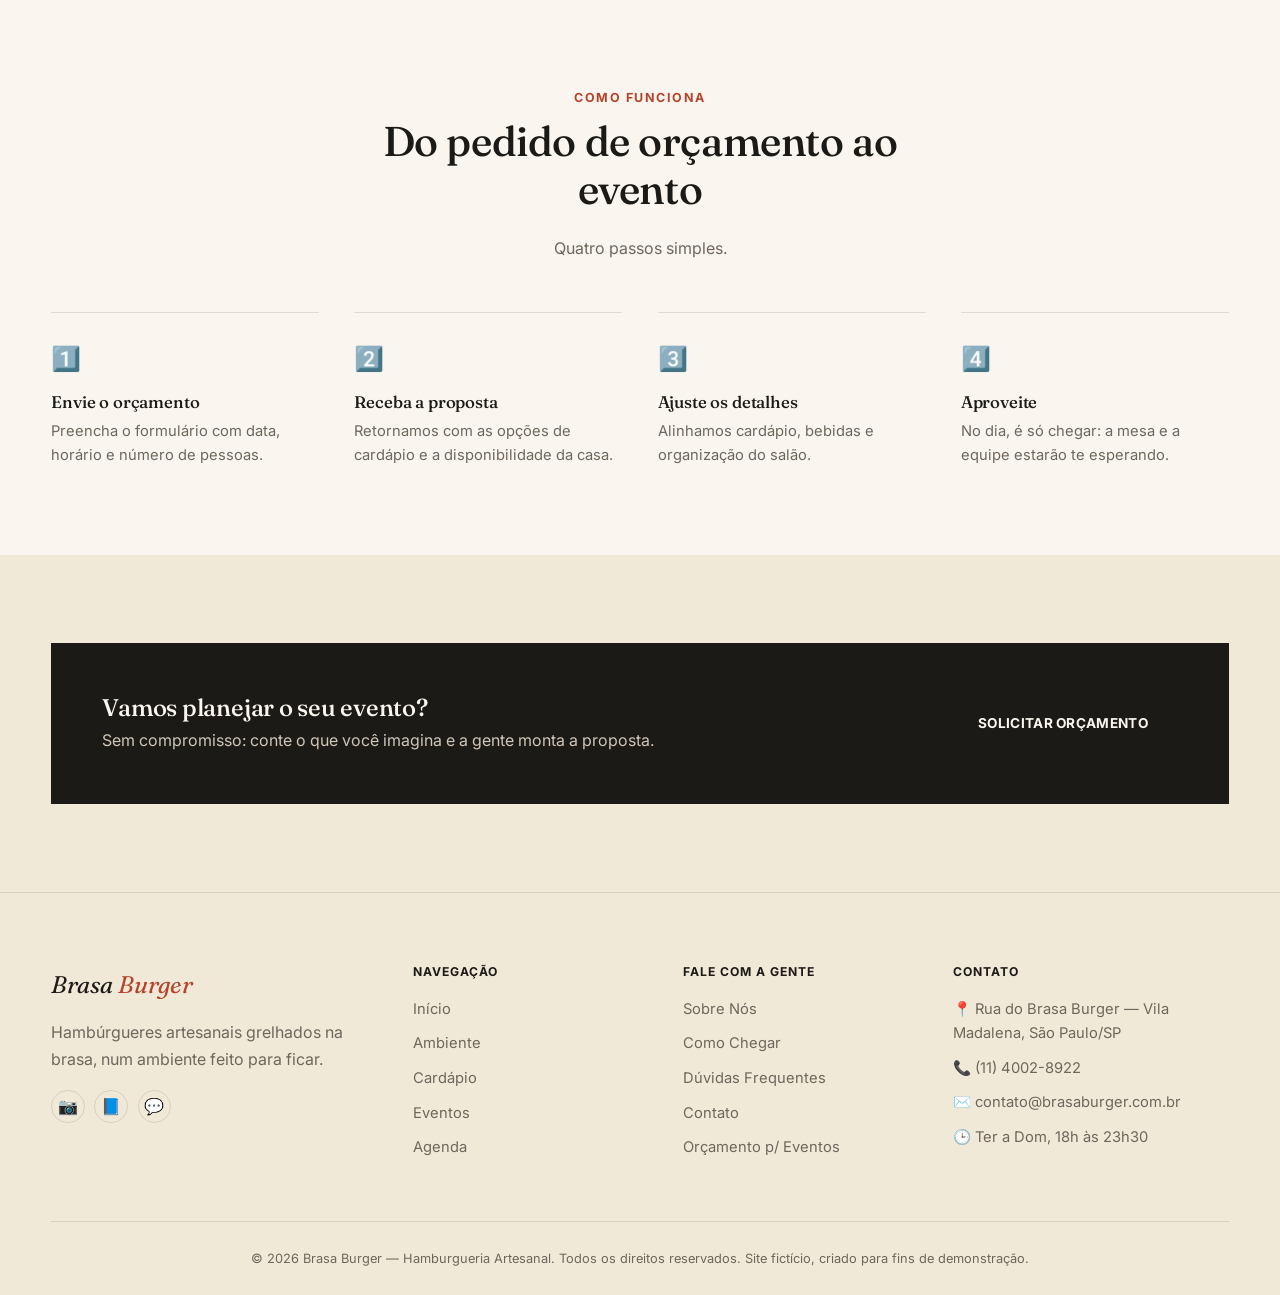
<file: eventos.html>
<!DOCTYPE html>
<html lang="pt-BR">
<head>
  <meta charset="UTF-8">
  <meta name="viewport" content="width=device-width, initial-scale=1.0">
  <title>Eventos | Brasa Burger</title>
  <meta name="description" content="Aniversários, confraternizações e reuniões na Brasa Burger: conheça os formatos e a estrutura.">
  <link rel="icon" href="data:image/svg+xml,<svg xmlns=%22http://www.w3.org/2000/svg%22 viewBox=%220 0 100 100%22><text y=%22.9em%22 font-size=%2290%22>🔥</text></svg>">
  <link rel="stylesheet" href="css/style.css">
  
</head>
<body>
  <a class="skip-link" href="#conteudo">Pular para o conteúdo</a>
  <header class="site-header">
    <div class="container header-inner">
      <a href="index.html" class="logo" aria-label="Brasa Burger - página inicial">
        Brasa <span class="brasa-fire">Burger</span>
        <span class="logo-tag">HAMBURGUERIA ARTESANAL</span>
      </a>

      <nav class="main-nav" id="main-nav" aria-label="Navegação principal">
        <ul>
          <li><a href="index.html">Início</a></li>
          <li><a href="ambiente.html">Ambiente</a></li>
          <li><a href="cardapio.html">Cardápio</a></li>
          <li><a href="eventos.html" aria-current="page">Eventos</a></li>
          <li><a href="agenda.html">Agenda</a></li>
          <li><a href="sobre.html">Sobre Nós</a></li>
          <li><a href="localizacao.html">Localização</a></li>
          <li><a href="faq.html">Dúvidas</a></li>
          <li><a href="contato.html">Contato</a></li>
          <li><a href="orcamento.html">Orçamento</a></li>
        </ul>
      </nav>

      <div class="header-actions">
        <div class="a11y-controls" role="group" aria-label="Ajustar tamanho da fonte">
          <button type="button" data-font="dec" aria-label="Diminuir fonte">A-</button>
          <button type="button" data-font="reset" aria-label="Tamanho de fonte padrão">A</button>
          <button type="button" data-font="inc" aria-label="Aumentar fonte">A+</button>
        </div>
        <button type="button" class="theme-toggle" aria-label="Ativar modo escuro">🌙</button>
        <button type="button" class="menu-toggle" aria-expanded="false" aria-controls="main-nav" aria-label="Abrir menu de navegação">☰</button>
      </div>
    </div>
  </header>

  <main id="conteudo">
    <section class="hero" style="padding:3rem 0 2.5rem;">
      <div class="container">
        <span class="hero-eyebrow">FESTAS E ENCONTROS</span>
        <h1 style="font-size:clamp(2.2rem,5vw,3.2rem);">Eventos na Brasa Burger</h1>
        <p class="hero-lead">Seu aniversário, sua confraternização ou sua reunião num ambiente aconchegante, com cardápio feito na brasa.</p>
      </div>
    </section>

    <section id="formatos">
      <div class="container">
        <div class="section-head center">
          <span class="eyebrow">FORMATOS</span>
          <h2>Escolha o seu tipo de evento</h2>
          <p>Cada formato tem cardápio e organização do salão sob medida.</p>
        </div>
        <div class="grid grid-3">
          <div class="feature-card">
            <span class="icon">🎂</span>
            <h3>Aniversários</h3>
            <p>Mesa reservada, decoração com a nossa ambientação e cardápio combinado com você.</p>
          </div>
          <div class="feature-card">
            <span class="icon">💼</span>
            <h3>Reuniões corporativas</h3>
            <p>Espaço tranquilo para almoços e jantares de equipe, com atendimento dedicado.</p>
          </div>
          <div class="feature-card">
            <span class="icon">🎉</span>
            <h3>Confraternizações</h3>
            <p>Turma de amigos, formatura ou fim de ano: salão e área externa para o grupo todo.</p>
          </div>
          <div class="feature-card">
            <span class="icon">🏠</span>
            <h3>Eventos particulares</h3>
            <p>Pedidos especiais, como pedidos de casamento e despedidas, com atenção aos detalhes.</p>
          </div>
          <div class="feature-card">
            <span class="icon">🍺</span>
            <h3>Chopp e drinks</h3>
            <p>Carta de bebidas para harmonizar com o menu do evento.</p>
          </div>
          <div class="feature-card">
            <span class="icon">🎶</span>
            <h3>Trilha sonora</h3>
            <p>Playlist própria da casa ou a sua, em volume bom para conversar.</p>
          </div>
        </div>
      </div>
    </section>

    <section class="section-alt">
      <div class="container">
        <div class="section-head center">
          <span class="eyebrow">O QUE ESTÁ INCLUÍDO</span>
          <h2>Estrutura para o seu evento</h2>
          <p>Valores e capacidade são combinados no orçamento, conforme o dia e o número de pessoas.</p>
        </div>
        <div class="grid grid-3">
          <div class="feature-card">
            <span class="icon">🪑</span>
            <h3>Mesas comunitárias</h3>
            <p>Mesas de madeira maciça que se juntam conforme o tamanho do grupo.</p>
          </div>
          <div class="feature-card">
            <span class="icon">🌳</span>
            <h3>Área externa</h3>
            <p>Espaço aberto para quem prefere ar livre.</p>
          </div>
          <div class="feature-card">
            <span class="icon">🧑‍🍳</span>
            <h3>Equipe dedicada</h3>
            <p>Atendimento do início ao fim, com um responsável pelo seu evento.</p>
          </div>
        </div>
      </div>
    </section>

    <section>
      <div class="container">
        <div class="section-head center">
          <span class="eyebrow">COMO FUNCIONA</span>
          <h2>Do pedido de orçamento ao evento</h2>
          <p>Quatro passos simples.</p>
        </div>
        <div class="grid grid-4">
          <div class="feature-card">
            <span class="icon">1️⃣</span>
            <h3>Envie o orçamento</h3>
            <p>Preencha o formulário com data, horário e número de pessoas.</p>
          </div>
          <div class="feature-card">
            <span class="icon">2️⃣</span>
            <h3>Receba a proposta</h3>
            <p>Retornamos com as opções de cardápio e a disponibilidade da casa.</p>
          </div>
          <div class="feature-card">
            <span class="icon">3️⃣</span>
            <h3>Ajuste os detalhes</h3>
            <p>Alinhamos cardápio, bebidas e organização do salão.</p>
          </div>
          <div class="feature-card">
            <span class="icon">4️⃣</span>
            <h3>Aproveite</h3>
            <p>No dia, é só chegar: a mesa e a equipe estarão te esperando.</p>
          </div>
        </div>
      </div>
    </section>

    <section class="section-alt">
      <div class="container">
        <div class="cta-banda">
          <div>
            <h2>Vamos planejar o seu evento?</h2>
            <p>Sem compromisso: conte o que você imagina e a gente monta a proposta.</p>
          </div>
          <a href="orcamento.html" class="btn btn-dark">Solicitar orçamento</a>
        </div>
      </div>
    </section>

  </main>

  <footer class="site-footer">
    <div class="container footer-grid">
      <div>
        <div class="footer-logo">Brasa <span>Burger</span></div>
        <p>Hambúrgueres artesanais grelhados na brasa, num ambiente feito para ficar.</p>
        <div class="footer-social">
          <a href="https://instagram.com" target="_blank" rel="noopener" aria-label="Instagram da Brasa Burger">📷</a>
          <a href="https://facebook.com" target="_blank" rel="noopener" aria-label="Facebook da Brasa Burger">📘</a>
          <a href="https://wa.me/5511999998888" target="_blank" rel="noopener" aria-label="WhatsApp da Brasa Burger">💬</a>
        </div>
      </div>
      <div>
        <h4>Navegação</h4>
        <ul>
          <li><a href="index.html">Início</a></li>
          <li><a href="ambiente.html">Ambiente</a></li>
          <li><a href="cardapio.html">Cardápio</a></li>
          <li><a href="eventos.html">Eventos</a></li>
          <li><a href="agenda.html">Agenda</a></li>
        </ul>
      </div>
      <div>
        <h4>Fale com a gente</h4>
        <ul>
          <li><a href="sobre.html">Sobre Nós</a></li>
          <li><a href="localizacao.html">Como Chegar</a></li>
          <li><a href="faq.html">Dúvidas Frequentes</a></li>
          <li><a href="contato.html">Contato</a></li>
          <li><a href="orcamento.html">Orçamento p/ Eventos</a></li>
        </ul>
      </div>
      <div>
        <h4>Contato</h4>
        <ul>
          <li>📍 Rua do Brasa Burger — Vila Madalena, São Paulo/SP</li>
          <li>📞 (11) 4002-8922</li>
          <li>✉️ contato@brasaburger.com.br</li>
          <li>🕒 Ter a Dom, 18h às 23h30</li>
        </ul>
      </div>
    </div>
    <div class="container footer-bottom">
      <p class="mb-0">&copy; 2026 Brasa Burger — Hamburgueria Artesanal. Todos os direitos reservados. Site fictício, criado para fins de demonstração.</p>
    </div>
  </footer>

  <script src="js/script.js"></script>
</body>
</html>
</file>
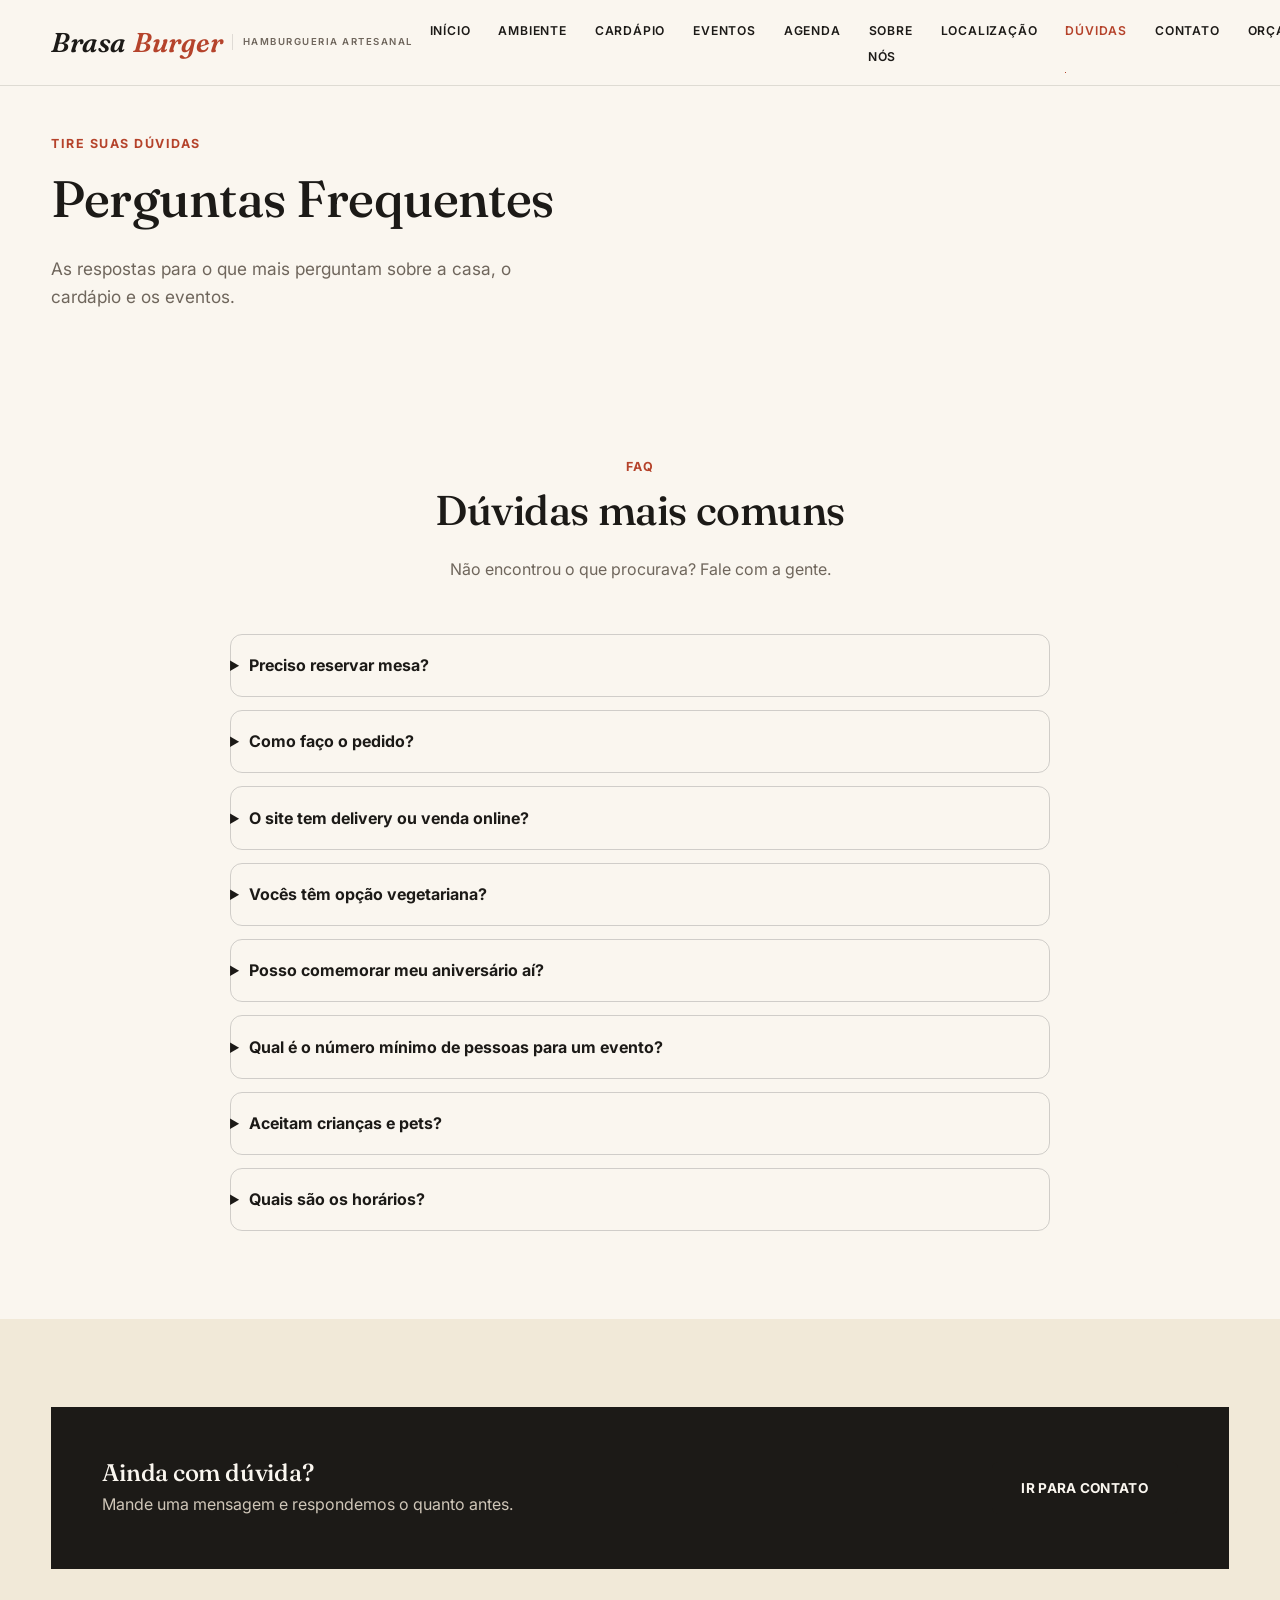
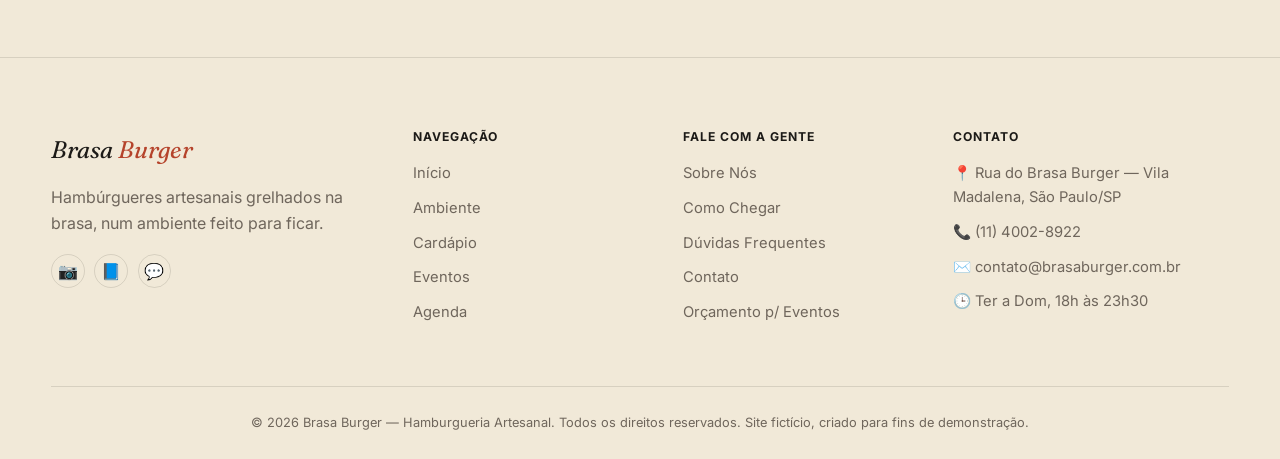
<file: faq.html>
<!DOCTYPE html>
<html lang="pt-BR">
<head>
  <meta charset="UTF-8">
  <meta name="viewport" content="width=device-width, initial-scale=1.0">
  <title>Dúvidas Frequentes | Brasa Burger</title>
  <meta name="description" content="Perguntas frequentes sobre a Brasa Burger: reservas, cardápio, eventos e acessibilidade.">
  <link rel="icon" href="data:image/svg+xml,<svg xmlns=%22http://www.w3.org/2000/svg%22 viewBox=%220 0 100 100%22><text y=%22.9em%22 font-size=%2290%22>🔥</text></svg>">
  <link rel="stylesheet" href="css/style.css">
  <style>
    .faq-list{max-width:820px;margin:0 auto;display:grid;gap:.8rem}
    .faq-list details{border:1.5px solid rgba(128,128,128,.35);border-radius:12px;padding:.2rem 1.1rem}
    .faq-list summary{cursor:pointer;font-weight:700;padding:.9rem 0;list-style-position:outside}
    .faq-list details[open] summary{color:var(--brasa,#d2531a)}
    .faq-list p{margin:0 0 1rem}
  </style>
</head>
<body>
  <a class="skip-link" href="#conteudo">Pular para o conteúdo</a>
  <header class="site-header">
    <div class="container header-inner">
      <a href="index.html" class="logo" aria-label="Brasa Burger - página inicial">
        Brasa <span class="brasa-fire">Burger</span>
        <span class="logo-tag">HAMBURGUERIA ARTESANAL</span>
      </a>

      <nav class="main-nav" id="main-nav" aria-label="Navegação principal">
        <ul>
          <li><a href="index.html">Início</a></li>
          <li><a href="ambiente.html">Ambiente</a></li>
          <li><a href="cardapio.html">Cardápio</a></li>
          <li><a href="eventos.html">Eventos</a></li>
          <li><a href="agenda.html">Agenda</a></li>
          <li><a href="sobre.html">Sobre Nós</a></li>
          <li><a href="localizacao.html">Localização</a></li>
          <li><a href="faq.html" aria-current="page">Dúvidas</a></li>
          <li><a href="contato.html">Contato</a></li>
          <li><a href="orcamento.html">Orçamento</a></li>
        </ul>
      </nav>

      <div class="header-actions">
        <div class="a11y-controls" role="group" aria-label="Ajustar tamanho da fonte">
          <button type="button" data-font="dec" aria-label="Diminuir fonte">A-</button>
          <button type="button" data-font="reset" aria-label="Tamanho de fonte padrão">A</button>
          <button type="button" data-font="inc" aria-label="Aumentar fonte">A+</button>
        </div>
        <button type="button" class="theme-toggle" aria-label="Ativar modo escuro">🌙</button>
        <button type="button" class="menu-toggle" aria-expanded="false" aria-controls="main-nav" aria-label="Abrir menu de navegação">☰</button>
      </div>
    </div>
  </header>

  <main id="conteudo">
    <section class="hero" style="padding:3rem 0 2.5rem;">
      <div class="container">
        <span class="hero-eyebrow">TIRE SUAS DÚVIDAS</span>
        <h1 style="font-size:clamp(2.2rem,5vw,3.2rem);">Perguntas Frequentes</h1>
        <p class="hero-lead">As respostas para o que mais perguntam sobre a casa, o cardápio e os eventos.</p>
      </div>
    </section>

    <section>
      <div class="container">
        <div class="section-head center">
          <span class="eyebrow">FAQ</span>
          <h2>Dúvidas mais comuns</h2>
          <p>Não encontrou o que procurava? Fale com a gente.</p>
        </div>
        <div class="faq-list">
          <details><summary>Preciso reservar mesa?</summary><p>Não é obrigatório, mas recomendamos reservar nos fins de semana e para grupos. A reserva é feita pelo telefone ou pelo formulário de contato.</p></details>
          <details><summary>Como faço o pedido?</summary><p>O pedido é feito diretamente com a nossa equipe na mesa. O QR Code das mesas abre o cardápio digital apenas para consulta.</p></details>
          <details><summary>O site tem delivery ou venda online?</summary><p>Não. Este site serve para você conhecer o ambiente e o cardápio, falar com a gente e pedir orçamento para eventos.</p></details>
          <details><summary>Vocês têm opção vegetariana?</summary><p>Sim, o Brasa Veggie é feito com grão-de-bico e legumes. Fale com a equipe sobre outras adaptações.</p></details>
          <details><summary>Posso comemorar meu aniversário aí?</summary><p>Pode! Veja a página de eventos e envie o formulário de orçamento com a data, o horário e o número de pessoas.</p></details>
          <details><summary>Qual é o número mínimo de pessoas para um evento?</summary><p>O formulário de orçamento aceita grupos a partir de 5 pessoas. Valores e capacidade são combinados caso a caso.</p></details>
          <details><summary>Aceitam crianças e pets?</summary><p>Crianças são bem-vindas, com cadeirões sob solicitação. Pets de pequeno e médio porte ficam na área externa.</p></details>
          <details><summary>Quais são os horários?</summary><p>Terça a domingo, das 18h às 23h30. Fechamos às segundas.</p></details>
        </div>
      </div>
    </section>

    <section class="section-alt">
      <div class="container">
        <div class="cta-banda">
          <div>
            <h2>Ainda com dúvida?</h2>
            <p>Mande uma mensagem e respondemos o quanto antes.</p>
          </div>
          <a href="contato.html" class="btn btn-dark">Ir para contato</a>
        </div>
      </div>
    </section>

  </main>

  <footer class="site-footer">
    <div class="container footer-grid">
      <div>
        <div class="footer-logo">Brasa <span>Burger</span></div>
        <p>Hambúrgueres artesanais grelhados na brasa, num ambiente feito para ficar.</p>
        <div class="footer-social">
          <a href="https://instagram.com" target="_blank" rel="noopener" aria-label="Instagram da Brasa Burger">📷</a>
          <a href="https://facebook.com" target="_blank" rel="noopener" aria-label="Facebook da Brasa Burger">📘</a>
          <a href="https://wa.me/5511999998888" target="_blank" rel="noopener" aria-label="WhatsApp da Brasa Burger">💬</a>
        </div>
      </div>
      <div>
        <h4>Navegação</h4>
        <ul>
          <li><a href="index.html">Início</a></li>
          <li><a href="ambiente.html">Ambiente</a></li>
          <li><a href="cardapio.html">Cardápio</a></li>
          <li><a href="eventos.html">Eventos</a></li>
          <li><a href="agenda.html">Agenda</a></li>
        </ul>
      </div>
      <div>
        <h4>Fale com a gente</h4>
        <ul>
          <li><a href="sobre.html">Sobre Nós</a></li>
          <li><a href="localizacao.html">Como Chegar</a></li>
          <li><a href="faq.html">Dúvidas Frequentes</a></li>
          <li><a href="contato.html">Contato</a></li>
          <li><a href="orcamento.html">Orçamento p/ Eventos</a></li>
        </ul>
      </div>
      <div>
        <h4>Contato</h4>
        <ul>
          <li>📍 Rua do Brasa Burger — Vila Madalena, São Paulo/SP</li>
          <li>📞 (11) 4002-8922</li>
          <li>✉️ contato@brasaburger.com.br</li>
          <li>🕒 Ter a Dom, 18h às 23h30</li>
        </ul>
      </div>
    </div>
    <div class="container footer-bottom">
      <p class="mb-0">&copy; 2026 Brasa Burger — Hamburgueria Artesanal. Todos os direitos reservados. Site fictício, criado para fins de demonstração.</p>
    </div>
  </footer>

  <script src="js/script.js"></script>
</body>
</html>
</file>
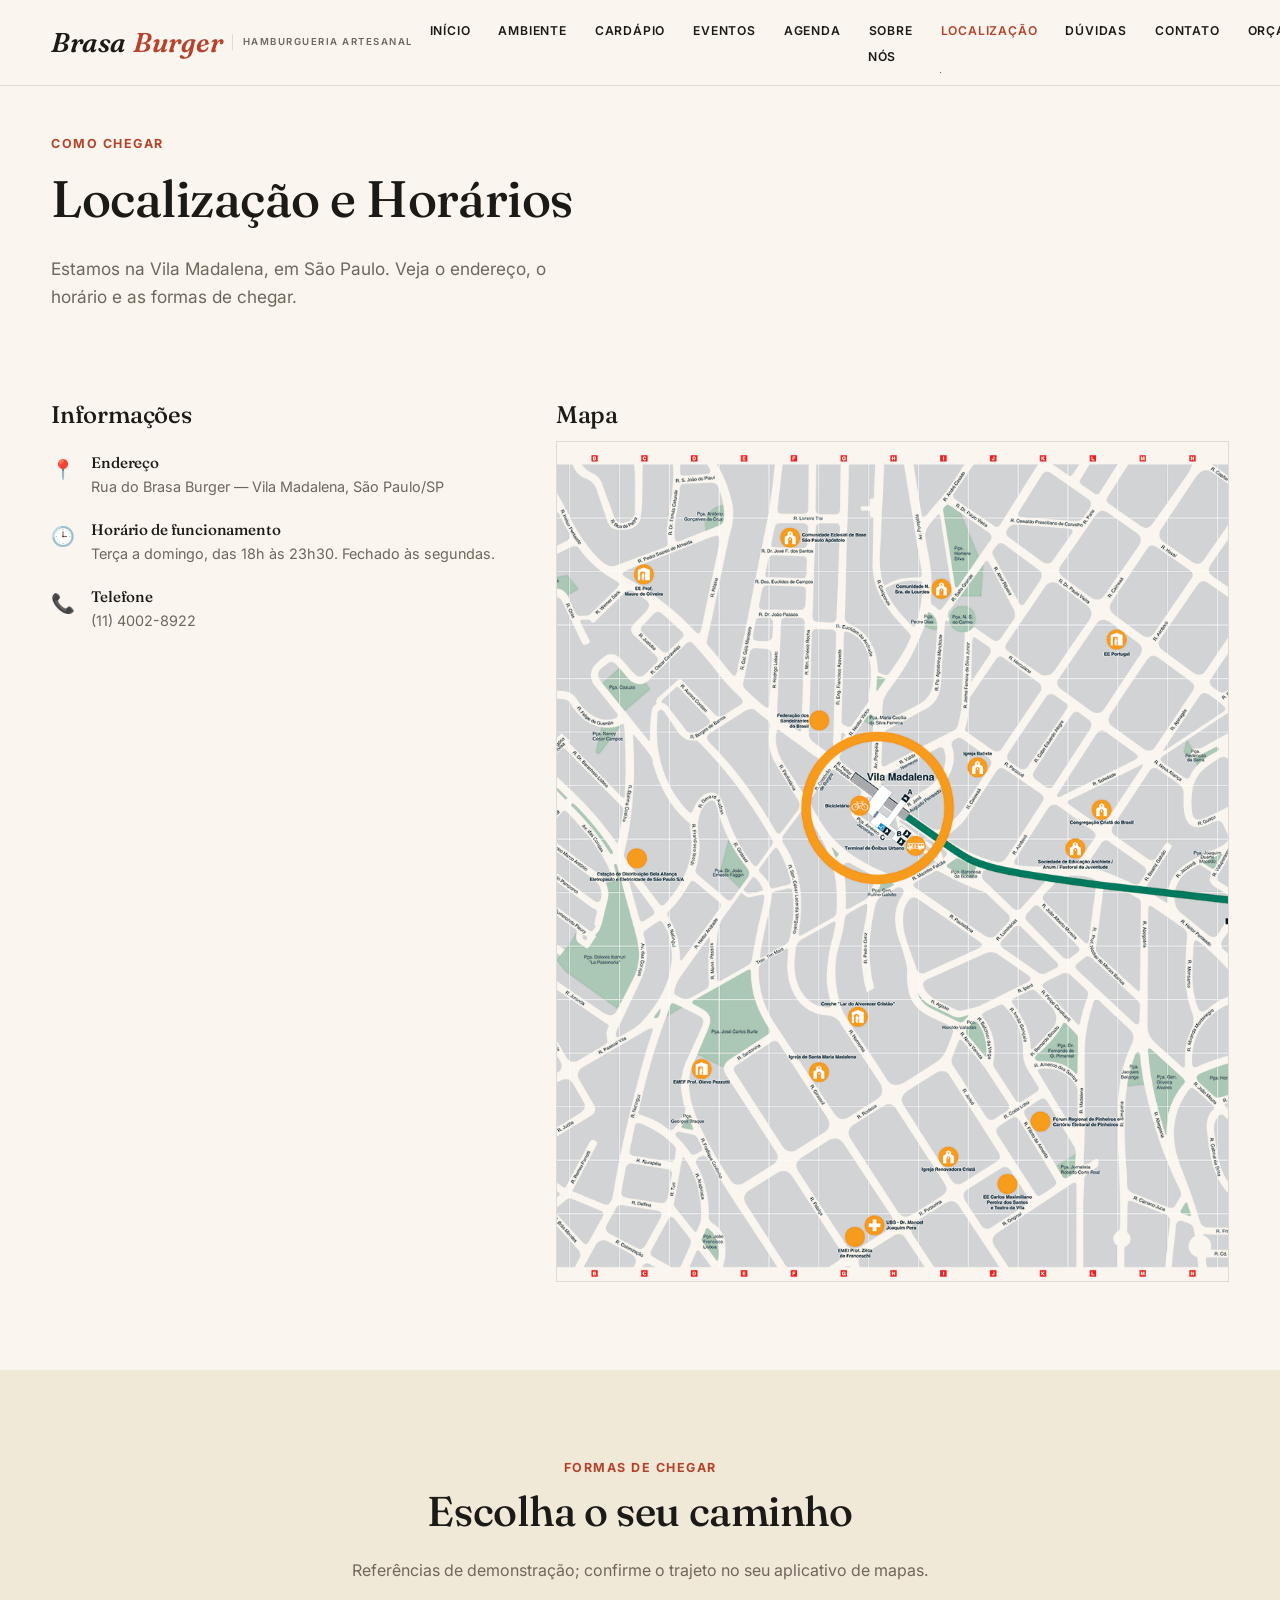
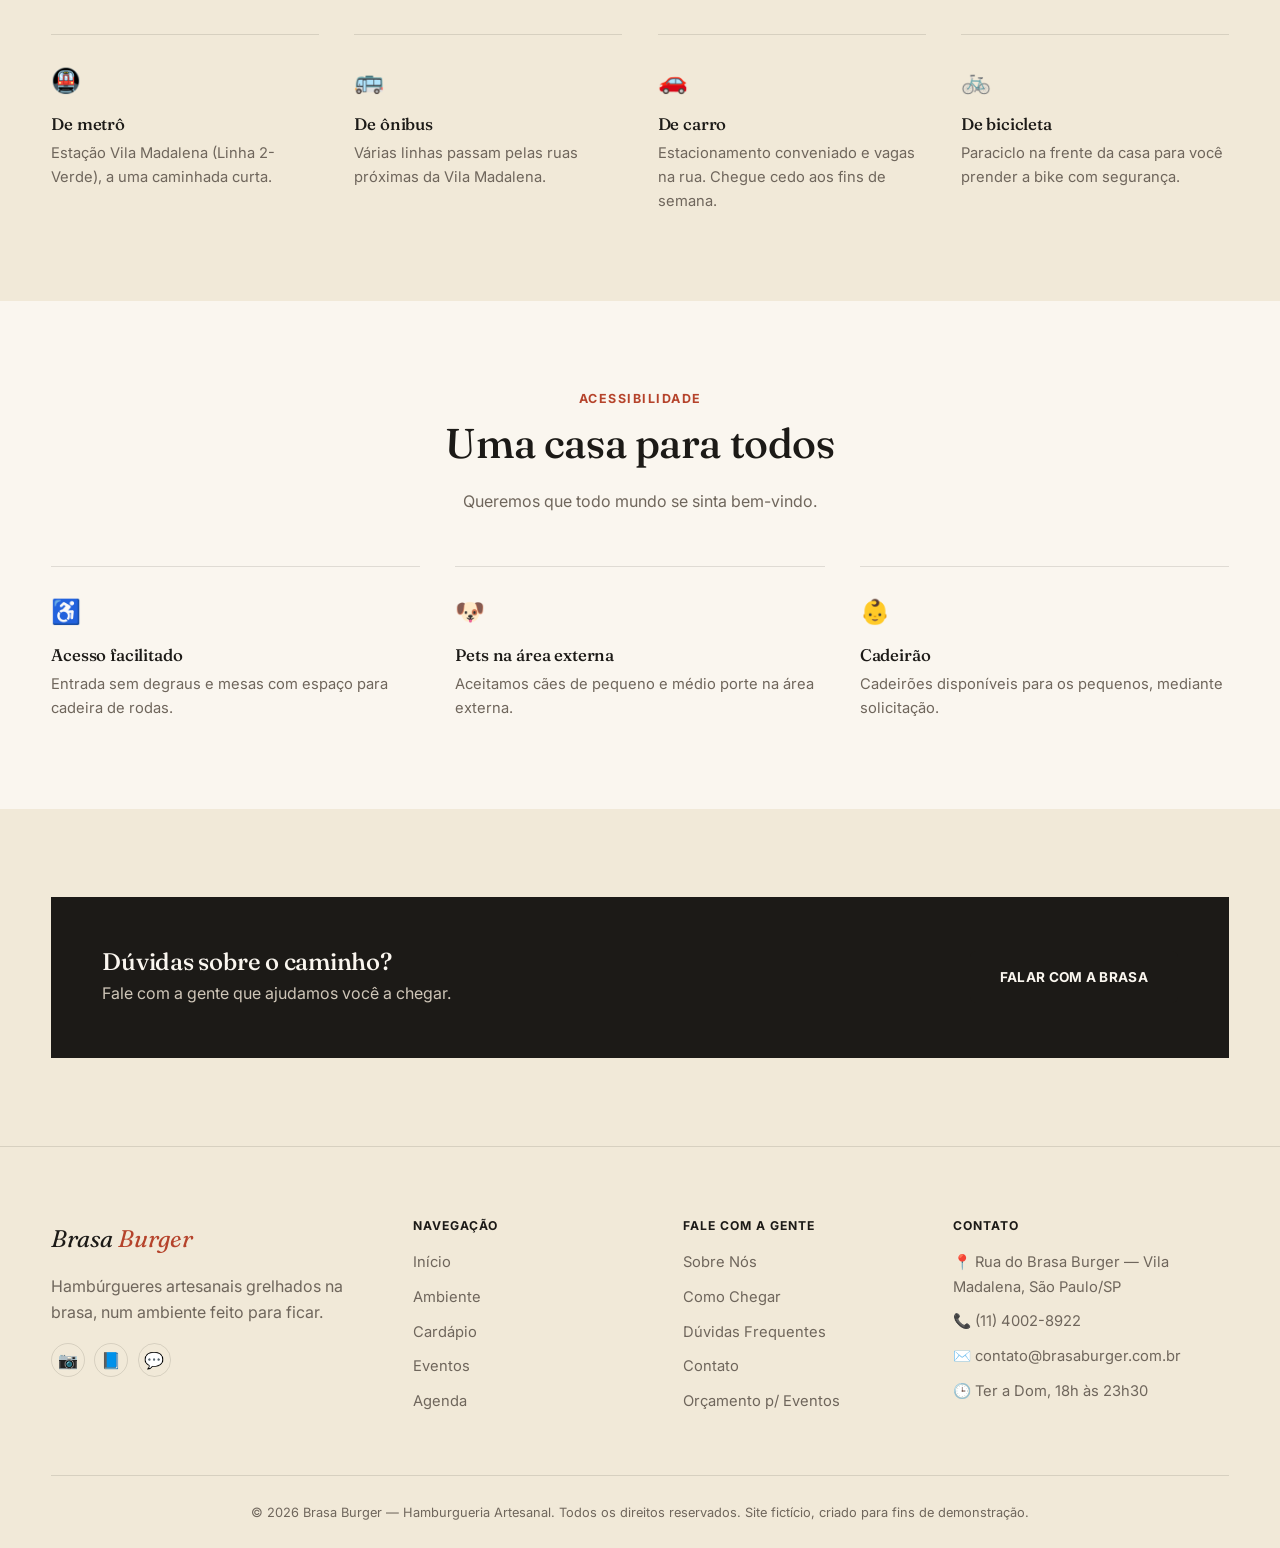
<file: localizacao.html>
<!DOCTYPE html>
<html lang="pt-BR">
<head>
  <meta charset="UTF-8">
  <meta name="viewport" content="width=device-width, initial-scale=1.0">
  <title>Localização | Brasa Burger</title>
  <meta name="description" content="Endereço, horários e como chegar à Brasa Burger na Vila Madalena.">
  <link rel="icon" href="data:image/svg+xml,<svg xmlns=%22http://www.w3.org/2000/svg%22 viewBox=%220 0 100 100%22><text y=%22.9em%22 font-size=%2290%22>🔥</text></svg>">
  <link rel="stylesheet" href="css/style.css">
  
</head>
<body>
  <a class="skip-link" href="#conteudo">Pular para o conteúdo</a>
  <header class="site-header">
    <div class="container header-inner">
      <a href="index.html" class="logo" aria-label="Brasa Burger - página inicial">
        Brasa <span class="brasa-fire">Burger</span>
        <span class="logo-tag">HAMBURGUERIA ARTESANAL</span>
      </a>

      <nav class="main-nav" id="main-nav" aria-label="Navegação principal">
        <ul>
          <li><a href="index.html">Início</a></li>
          <li><a href="ambiente.html">Ambiente</a></li>
          <li><a href="cardapio.html">Cardápio</a></li>
          <li><a href="eventos.html">Eventos</a></li>
          <li><a href="agenda.html">Agenda</a></li>
          <li><a href="sobre.html">Sobre Nós</a></li>
          <li><a href="localizacao.html" aria-current="page">Localização</a></li>
          <li><a href="faq.html">Dúvidas</a></li>
          <li><a href="contato.html">Contato</a></li>
          <li><a href="orcamento.html">Orçamento</a></li>
        </ul>
      </nav>

      <div class="header-actions">
        <div class="a11y-controls" role="group" aria-label="Ajustar tamanho da fonte">
          <button type="button" data-font="dec" aria-label="Diminuir fonte">A-</button>
          <button type="button" data-font="reset" aria-label="Tamanho de fonte padrão">A</button>
          <button type="button" data-font="inc" aria-label="Aumentar fonte">A+</button>
        </div>
        <button type="button" class="theme-toggle" aria-label="Ativar modo escuro">🌙</button>
        <button type="button" class="menu-toggle" aria-expanded="false" aria-controls="main-nav" aria-label="Abrir menu de navegação">☰</button>
      </div>
    </div>
  </header>

  <main id="conteudo">
    <section class="hero" style="padding:3rem 0 2.5rem;">
      <div class="container">
        <span class="hero-eyebrow">COMO CHEGAR</span>
        <h1 style="font-size:clamp(2.2rem,5vw,3.2rem);">Localização e Horários</h1>
        <p class="hero-lead">Estamos na Vila Madalena, em São Paulo. Veja o endereço, o horário e as formas de chegar.</p>
      </div>
    </section>

    <section style="padding-top:2rem;">
      <div class="container contato-grid">
        <div>
          <h2>Informações</h2>
          <div class="info-list">
            <div class="info-item"><span class="icon">📍</span><div><h4>Endereço</h4><p>Rua do Brasa Burger — Vila Madalena, São Paulo/SP</p></div></div>
            <div class="info-item"><span class="icon">🕒</span><div><h4>Horário de funcionamento</h4><p>Terça a domingo, das 18h às 23h30. Fechado às segundas.</p></div></div>
            <div class="info-item"><span class="icon">📞</span><div><h4>Telefone</h4><p>(11) 4002-8922</p></div></div>
          </div>
        </div>
        <div>
          <h2>Mapa</h2>
          <figure class="ambiente-card">
            <img src="img/ambiente/mapa.png" alt="Mapa com a localização da Brasa Burger na Vila Madalena">
            <figcaption><span>Mapa</span>Rua do Brasa Burger — Vila Madalena</figcaption>
          </figure>
        </div>
      </div>
    </section>

    <section class="section-alt">
      <div class="container">
        <div class="section-head center">
          <span class="eyebrow">FORMAS DE CHEGAR</span>
          <h2>Escolha o seu caminho</h2>
          <p>Referências de demonstração; confirme o trajeto no seu aplicativo de mapas.</p>
        </div>
        <div class="grid grid-4">
          <div class="feature-card">
            <span class="icon">🚇</span>
            <h3>De metrô</h3>
            <p>Estação Vila Madalena (Linha 2-Verde), a uma caminhada curta.</p>
          </div>
          <div class="feature-card">
            <span class="icon">🚌</span>
            <h3>De ônibus</h3>
            <p>Várias linhas passam pelas ruas próximas da Vila Madalena.</p>
          </div>
          <div class="feature-card">
            <span class="icon">🚗</span>
            <h3>De carro</h3>
            <p>Estacionamento conveniado e vagas na rua. Chegue cedo aos fins de semana.</p>
          </div>
          <div class="feature-card">
            <span class="icon">🚲</span>
            <h3>De bicicleta</h3>
            <p>Paraciclo na frente da casa para você prender a bike com segurança.</p>
          </div>
        </div>
      </div>
    </section>

    <section>
      <div class="container">
        <div class="section-head center">
          <span class="eyebrow">ACESSIBILIDADE</span>
          <h2>Uma casa para todos</h2>
          <p>Queremos que todo mundo se sinta bem-vindo.</p>
        </div>
        <div class="grid grid-3">
          <div class="feature-card">
            <span class="icon">♿</span>
            <h3>Acesso facilitado</h3>
            <p>Entrada sem degraus e mesas com espaço para cadeira de rodas.</p>
          </div>
          <div class="feature-card">
            <span class="icon">🐶</span>
            <h3>Pets na área externa</h3>
            <p>Aceitamos cães de pequeno e médio porte na área externa.</p>
          </div>
          <div class="feature-card">
            <span class="icon">👶</span>
            <h3>Cadeirão</h3>
            <p>Cadeirões disponíveis para os pequenos, mediante solicitação.</p>
          </div>
        </div>
      </div>
    </section>

    <section class="section-alt">
      <div class="container">
        <div class="cta-banda">
          <div>
            <h2>Dúvidas sobre o caminho?</h2>
            <p>Fale com a gente que ajudamos você a chegar.</p>
          </div>
          <a href="contato.html" class="btn btn-dark">Falar com a Brasa</a>
        </div>
      </div>
    </section>

  </main>

  <footer class="site-footer">
    <div class="container footer-grid">
      <div>
        <div class="footer-logo">Brasa <span>Burger</span></div>
        <p>Hambúrgueres artesanais grelhados na brasa, num ambiente feito para ficar.</p>
        <div class="footer-social">
          <a href="https://instagram.com" target="_blank" rel="noopener" aria-label="Instagram da Brasa Burger">📷</a>
          <a href="https://facebook.com" target="_blank" rel="noopener" aria-label="Facebook da Brasa Burger">📘</a>
          <a href="https://wa.me/5511999998888" target="_blank" rel="noopener" aria-label="WhatsApp da Brasa Burger">💬</a>
        </div>
      </div>
      <div>
        <h4>Navegação</h4>
        <ul>
          <li><a href="index.html">Início</a></li>
          <li><a href="ambiente.html">Ambiente</a></li>
          <li><a href="cardapio.html">Cardápio</a></li>
          <li><a href="eventos.html">Eventos</a></li>
          <li><a href="agenda.html">Agenda</a></li>
        </ul>
      </div>
      <div>
        <h4>Fale com a gente</h4>
        <ul>
          <li><a href="sobre.html">Sobre Nós</a></li>
          <li><a href="localizacao.html">Como Chegar</a></li>
          <li><a href="faq.html">Dúvidas Frequentes</a></li>
          <li><a href="contato.html">Contato</a></li>
          <li><a href="orcamento.html">Orçamento p/ Eventos</a></li>
        </ul>
      </div>
      <div>
        <h4>Contato</h4>
        <ul>
          <li>📍 Rua do Brasa Burger — Vila Madalena, São Paulo/SP</li>
          <li>📞 (11) 4002-8922</li>
          <li>✉️ contato@brasaburger.com.br</li>
          <li>🕒 Ter a Dom, 18h às 23h30</li>
        </ul>
      </div>
    </div>
    <div class="container footer-bottom">
      <p class="mb-0">&copy; 2026 Brasa Burger — Hamburgueria Artesanal. Todos os direitos reservados. Site fictício, criado para fins de demonstração.</p>
    </div>
  </footer>

  <script src="js/script.js"></script>
</body>
</html>
</file>
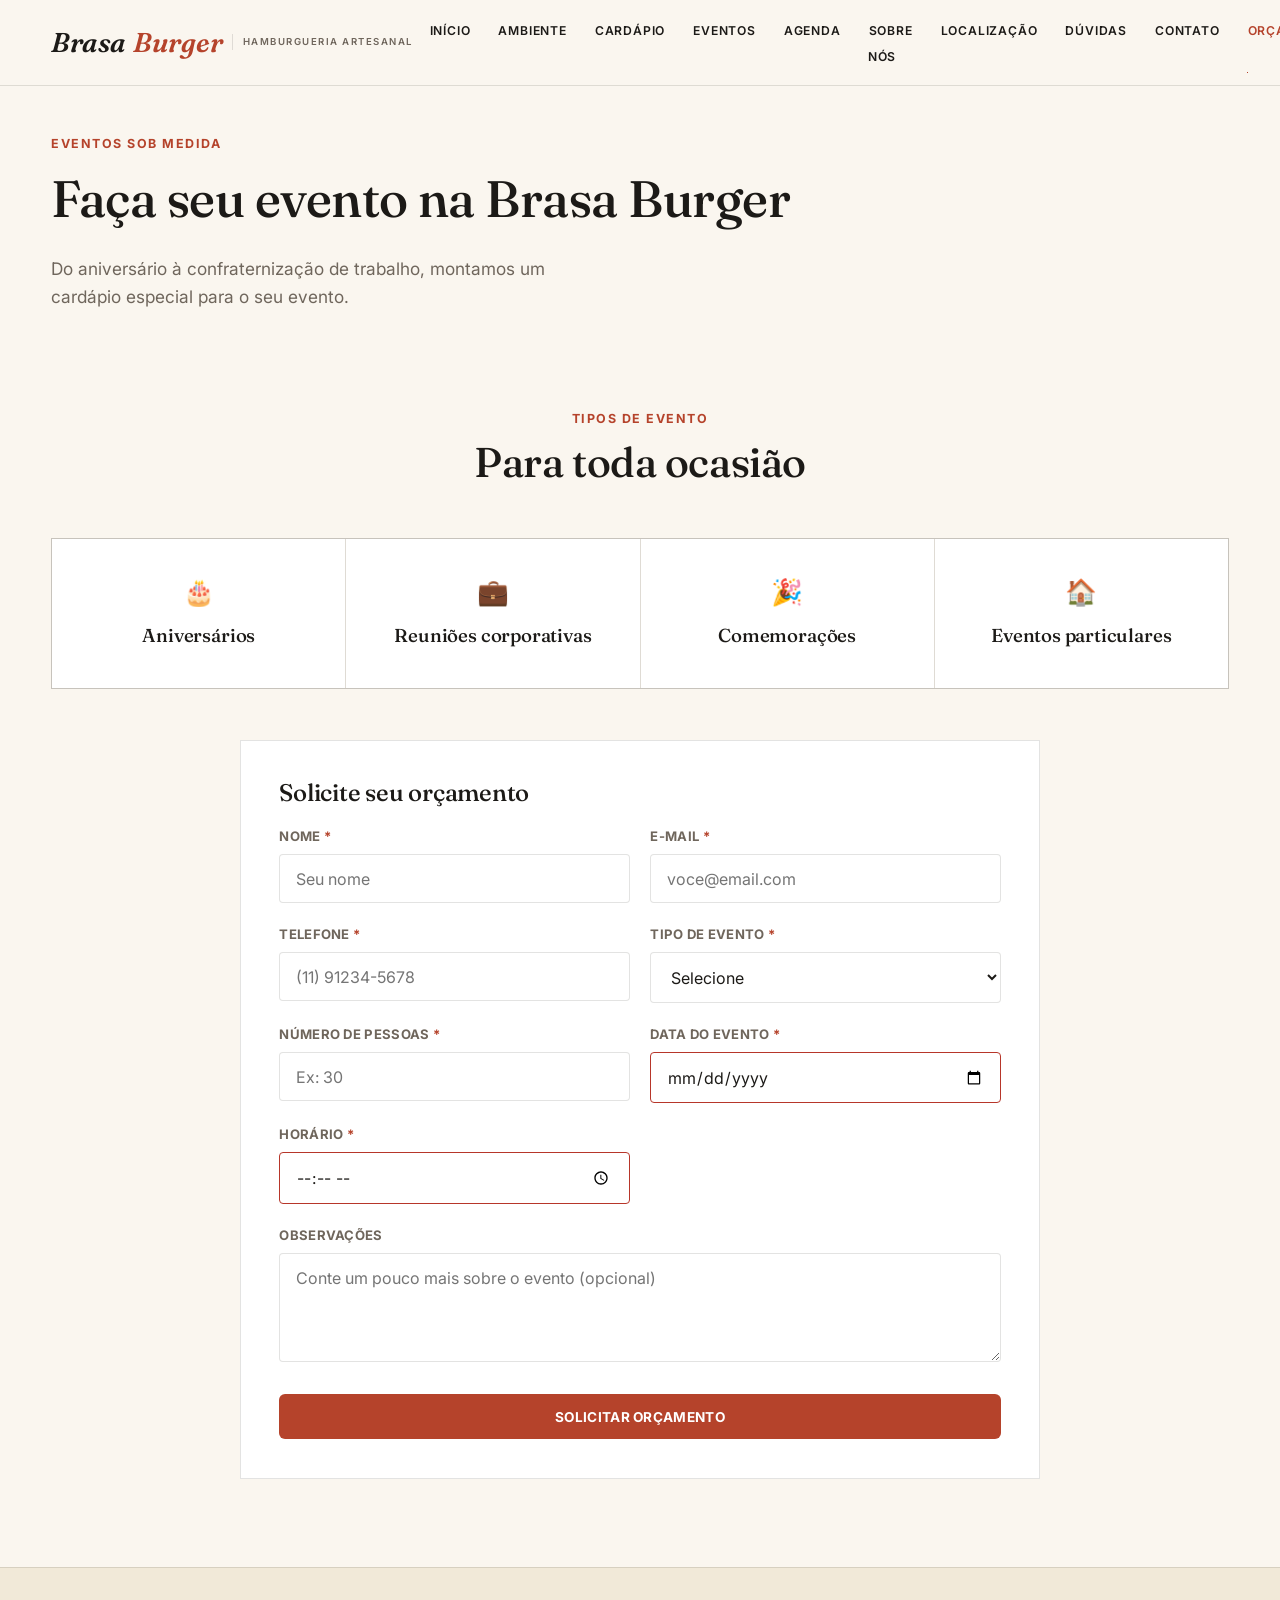
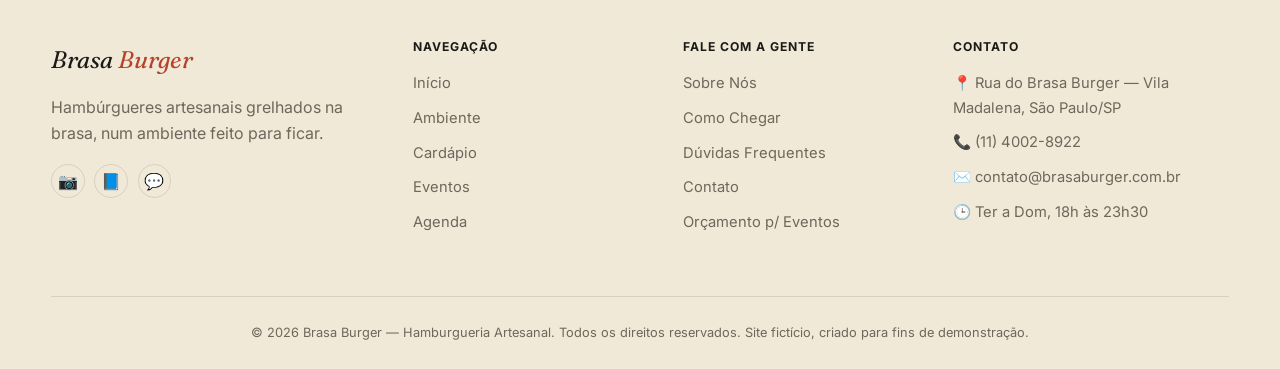
<file: orcamento.html>
<!DOCTYPE html>
<html lang="pt-BR">
<head>
  <meta charset="UTF-8">
  <meta name="viewport" content="width=device-width, initial-scale=1.0">
  <title>Orçamento para Eventos | Brasa Burger</title>
  <meta name="description" content="Solicite orçamento para realizar seu evento na Brasa Burger.">
  <link rel="icon" href="data:image/svg+xml,<svg xmlns=%22http://www.w3.org/2000/svg%22 viewBox=%220 0 100 100%22><text y=%22.9em%22 font-size=%2290%22>🔥</text></svg>">
  <link rel="stylesheet" href="css/style.css">
  
</head>
<body>
  <a class="skip-link" href="#conteudo">Pular para o conteúdo</a>
  <header class="site-header">
    <div class="container header-inner">
      <a href="index.html" class="logo" aria-label="Brasa Burger - página inicial">
        Brasa <span class="brasa-fire">Burger</span>
        <span class="logo-tag">HAMBURGUERIA ARTESANAL</span>
      </a>

      <nav class="main-nav" id="main-nav" aria-label="Navegação principal">
        <ul>
          <li><a href="index.html">Início</a></li>
          <li><a href="ambiente.html">Ambiente</a></li>
          <li><a href="cardapio.html">Cardápio</a></li>
          <li><a href="eventos.html">Eventos</a></li>
          <li><a href="agenda.html">Agenda</a></li>
          <li><a href="sobre.html">Sobre Nós</a></li>
          <li><a href="localizacao.html">Localização</a></li>
          <li><a href="faq.html">Dúvidas</a></li>
          <li><a href="contato.html">Contato</a></li>
          <li><a href="orcamento.html" aria-current="page">Orçamento</a></li>
        </ul>
      </nav>

      <div class="header-actions">
        <div class="a11y-controls" role="group" aria-label="Ajustar tamanho da fonte">
          <button type="button" data-font="dec" aria-label="Diminuir fonte">A-</button>
          <button type="button" data-font="reset" aria-label="Tamanho de fonte padrão">A</button>
          <button type="button" data-font="inc" aria-label="Aumentar fonte">A+</button>
        </div>
        <button type="button" class="theme-toggle" aria-label="Ativar modo escuro">🌙</button>
        <button type="button" class="menu-toggle" aria-expanded="false" aria-controls="main-nav" aria-label="Abrir menu de navegação">☰</button>
      </div>
    </div>
  </header>

  <main id="conteudo">

    <section class="hero" style="padding:3rem 0 2.5rem;">
      <div class="container">
        <span class="hero-eyebrow">EVENTOS SOB MEDIDA</span>
        <h1 style="font-size:clamp(2.2rem,5vw,3.2rem);">Faça seu evento na Brasa Burger</h1>
        <p class="hero-lead">Do aniversário à confraternização de trabalho, montamos um cardápio especial para o seu evento.</p>
      </div>
    </section>

    <section style="padding-top:2.5rem;">
      <div class="container">
        <div class="section-head center">
          <span class="eyebrow">TIPOS DE EVENTO</span>
          <h2>Para toda ocasião</h2>
        </div>
        <div class="evento-tipos">
          <div class="evento-card">
            <span class="icon">🎂</span>
            <h3>Aniversários</h3>
          </div>
          <div class="evento-card">
            <span class="icon">💼</span>
            <h3>Reuniões corporativas</h3>
          </div>
          <div class="evento-card">
            <span class="icon">🎉</span>
            <h3>Comemorações</h3>
          </div>
          <div class="evento-card">
            <span class="icon">🏠</span>
            <h3>Eventos particulares</h3>
          </div>
        </div>

        <form id="form-orcamento" class="form-card" style="max-width:800px;margin:0 auto;" novalidate>
          <h2 class="mb-0" style="margin-bottom:1.2rem;">Solicite seu orçamento</h2>
          <div class="form-grid">
            <div class="form-field">
              <label for="o-nome">Nome <span class="req">*</span></label>
              <input type="text" id="o-nome" name="nome" required minlength="2" maxlength="80" placeholder="Seu nome" autocomplete="name">
            </div>
            <div class="form-field">
              <label for="o-email">E-mail <span class="req">*</span></label>
              <input type="email" id="o-email" name="email" required placeholder="voce@email.com" autocomplete="email">
            </div>
            <div class="form-field">
              <label for="o-telefone">Telefone <span class="req">*</span></label>
              <input type="tel" id="o-telefone" name="telefone" required pattern="^\(?\d{2}\)?\s?\d{4,5}-?\d{4}$" placeholder="(11) 91234-5678" autocomplete="tel">
            </div>
            <div class="form-field">
              <label for="o-tipo">Tipo de evento <span class="req">*</span></label>
              <select id="o-tipo" name="tipo-evento" required>
                <option value="" disabled selected>Selecione</option>
                <option value="aniversario">Aniversário</option>
                <option value="reuniao">Reunião corporativa</option>
                <option value="comemoracao">Comemoração</option>
                <option value="particular">Evento particular</option>
                <option value="outro">Outro</option>
              </select>
            </div>
            <div class="form-field">
              <label for="o-pessoas">Número de pessoas <span class="req">*</span></label>
              <input type="number" id="o-pessoas" name="pessoas" required min="5" max="500" placeholder="Ex: 30">
            </div>
            <div class="form-field">
              <label for="o-data">Data do evento <span class="req">*</span></label>
              <input type="date" id="o-data" name="data" required>
            </div>
            <div class="form-field">
              <label for="o-horario">Horário <span class="req">*</span></label>
              <input type="time" id="o-horario" name="horario" required>
            </div>
            <div class="form-field full">
              <label for="o-obs">Observações</label>
              <textarea id="o-obs" name="observacoes" rows="4" maxlength="600" placeholder="Conte um pouco mais sobre o evento (opcional)"></textarea>
            </div>
          </div>
          <button type="submit" class="btn btn-primary btn-block mt-2">Solicitar Orçamento</button>
          <div class="form-msg" id="msg-orcamento" role="status" aria-live="polite"></div>
        </form>
      </div>
    </section>

  </main>

  <footer class="site-footer">
    <div class="container footer-grid">
      <div>
        <div class="footer-logo">Brasa <span>Burger</span></div>
        <p>Hambúrgueres artesanais grelhados na brasa, num ambiente feito para ficar.</p>
        <div class="footer-social">
          <a href="https://instagram.com" target="_blank" rel="noopener" aria-label="Instagram da Brasa Burger">📷</a>
          <a href="https://facebook.com" target="_blank" rel="noopener" aria-label="Facebook da Brasa Burger">📘</a>
          <a href="https://wa.me/5511999998888" target="_blank" rel="noopener" aria-label="WhatsApp da Brasa Burger">💬</a>
        </div>
      </div>
      <div>
        <h4>Navegação</h4>
        <ul>
          <li><a href="index.html">Início</a></li>
          <li><a href="ambiente.html">Ambiente</a></li>
          <li><a href="cardapio.html">Cardápio</a></li>
          <li><a href="eventos.html">Eventos</a></li>
          <li><a href="agenda.html">Agenda</a></li>
        </ul>
      </div>
      <div>
        <h4>Fale com a gente</h4>
        <ul>
          <li><a href="sobre.html">Sobre Nós</a></li>
          <li><a href="localizacao.html">Como Chegar</a></li>
          <li><a href="faq.html">Dúvidas Frequentes</a></li>
          <li><a href="contato.html">Contato</a></li>
          <li><a href="orcamento.html">Orçamento p/ Eventos</a></li>
        </ul>
      </div>
      <div>
        <h4>Contato</h4>
        <ul>
          <li>📍 Rua do Brasa Burger — Vila Madalena, São Paulo/SP</li>
          <li>📞 (11) 4002-8922</li>
          <li>✉️ contato@brasaburger.com.br</li>
          <li>🕒 Ter a Dom, 18h às 23h30</li>
        </ul>
      </div>
    </div>
    <div class="container footer-bottom">
      <p class="mb-0">&copy; 2026 Brasa Burger — Hamburgueria Artesanal. Todos os direitos reservados. Site fictício, criado para fins de demonstração.</p>
    </div>
  </footer>

  <script src="js/script.js"></script>
</body>
</html>
</file>
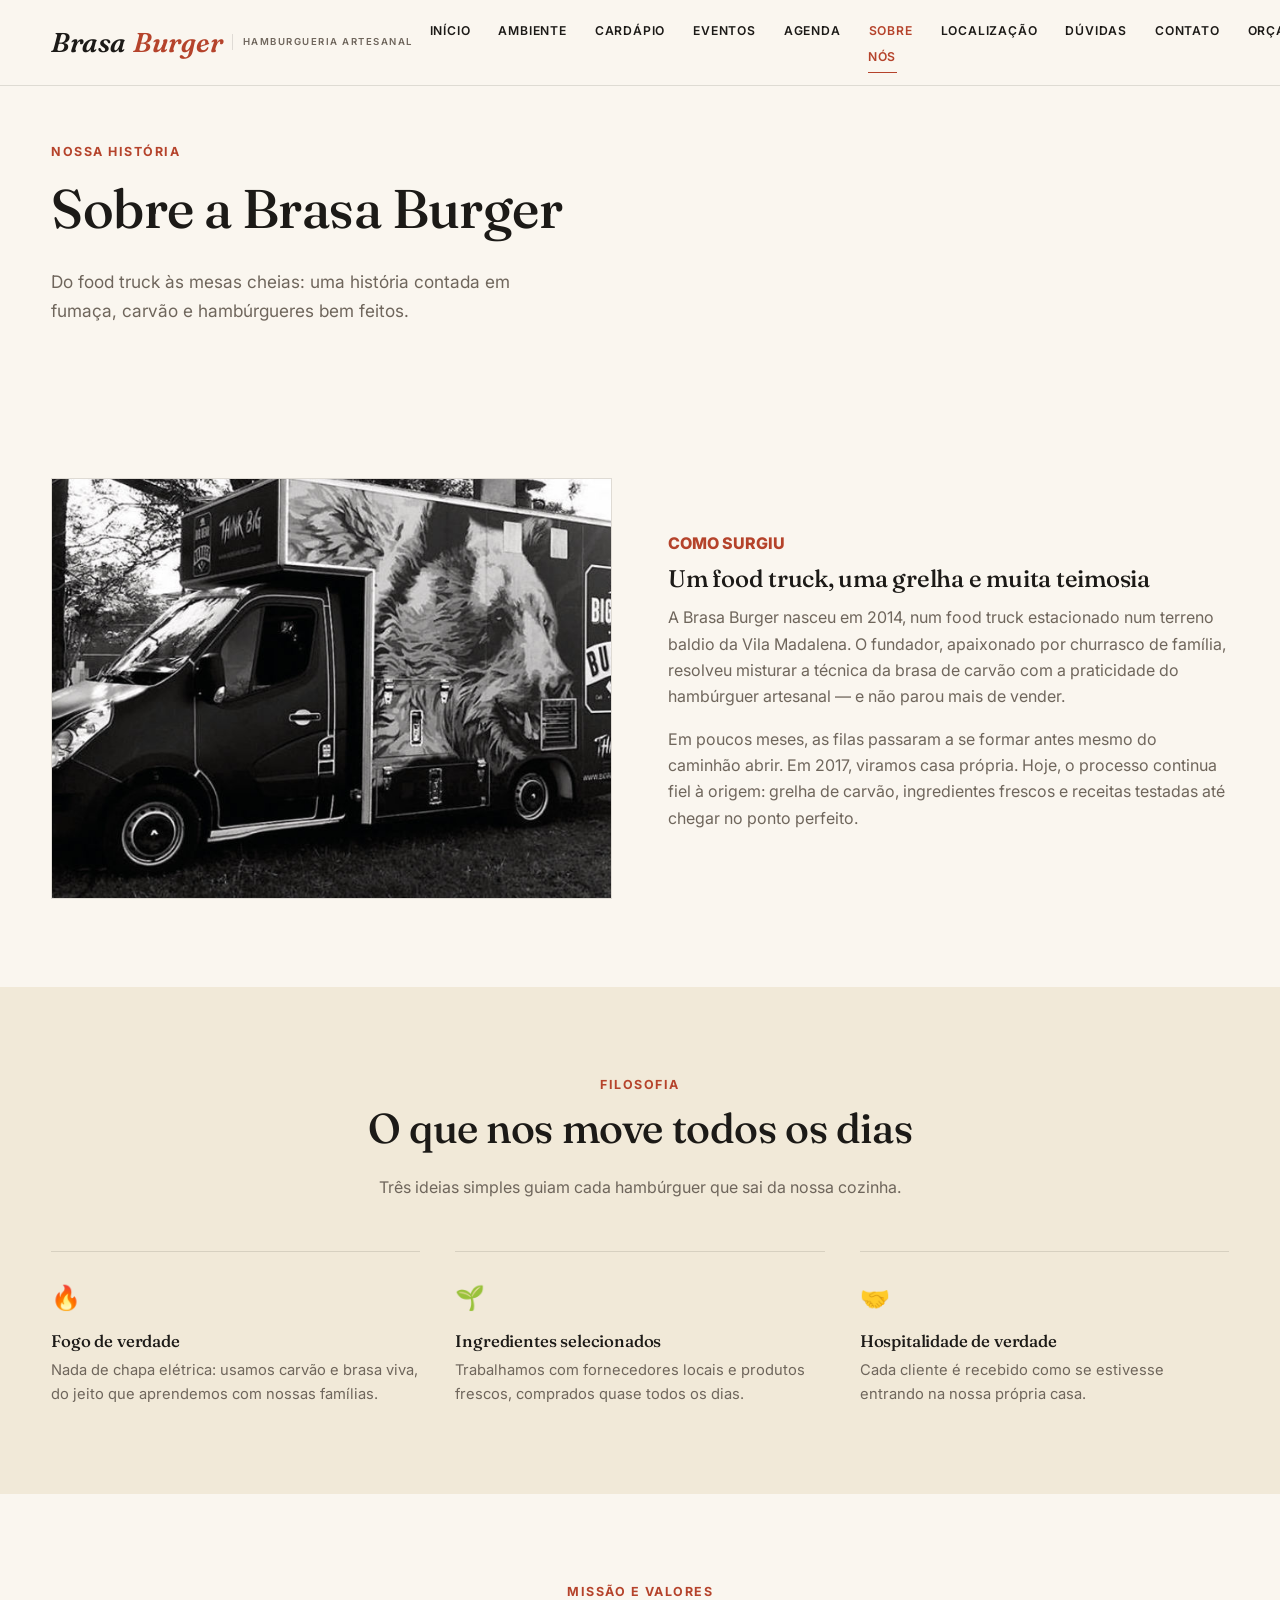
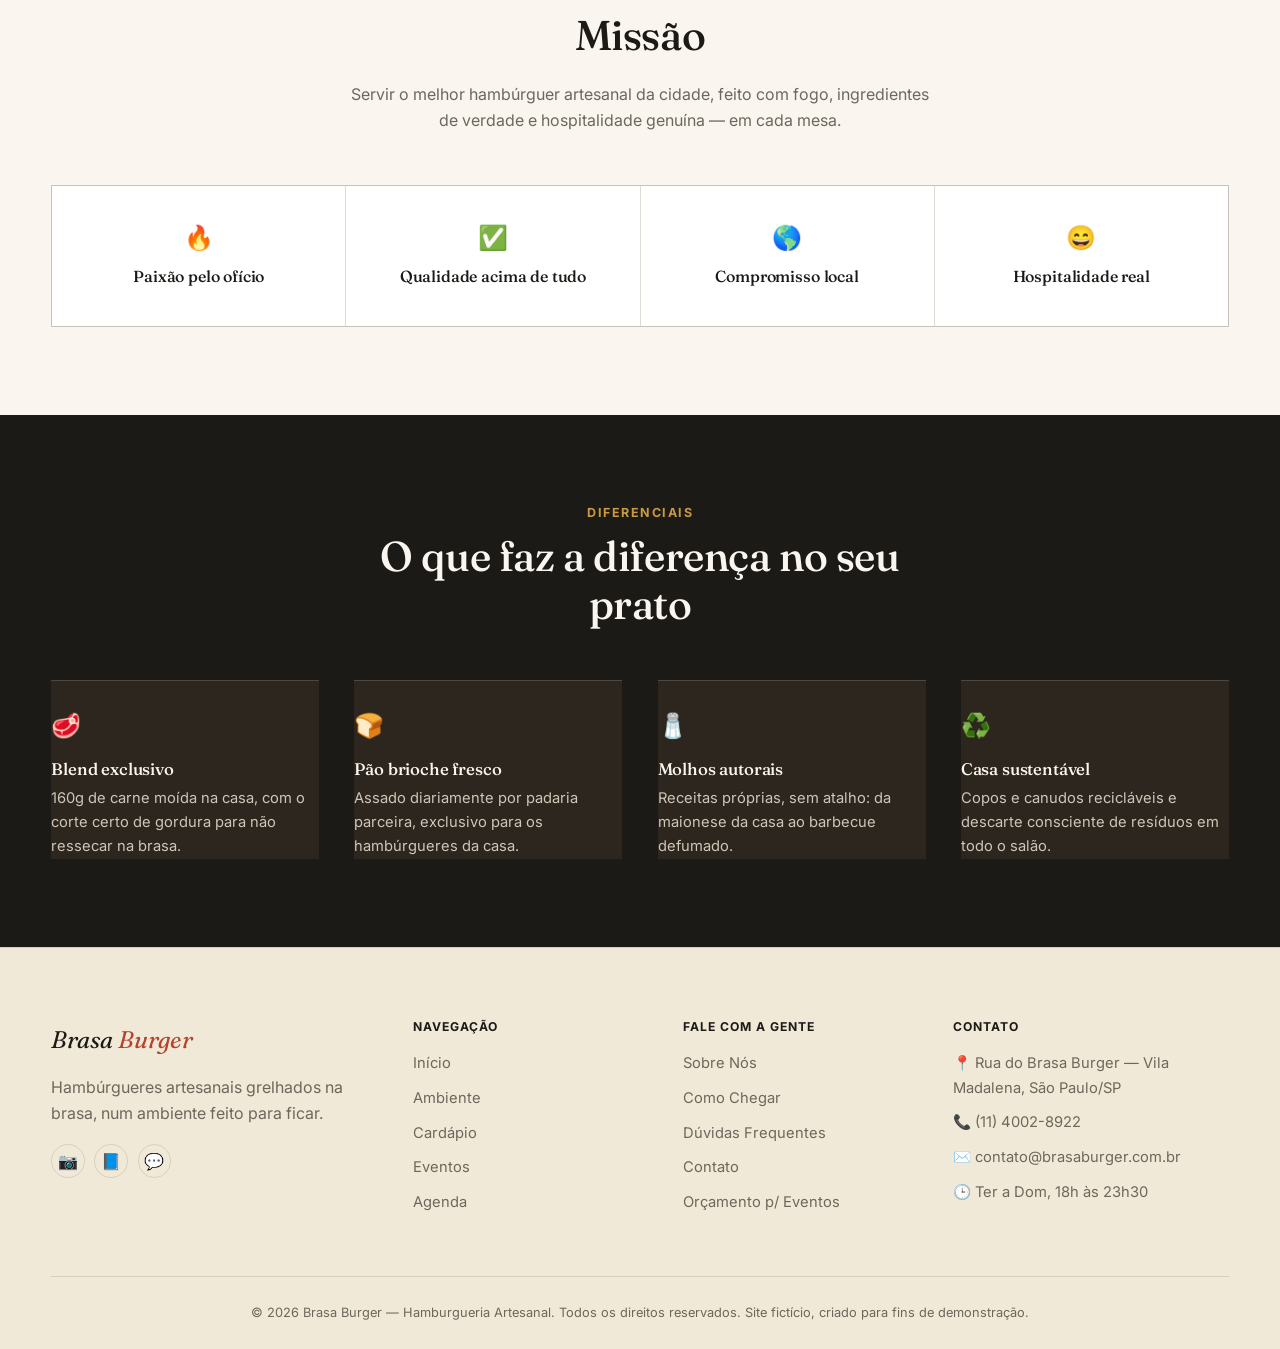
<file: sobre.html>
<!DOCTYPE html>
<html lang="pt-BR">
<head>
  <meta charset="UTF-8">
  <meta name="viewport" content="width=device-width, initial-scale=1.0">
  <title>Sobre Nós | Brasa Burger</title>
  <meta name="description" content="Conheça a história, a filosofia e os valores da Brasa Burger.">
  <link rel="icon" href="data:image/svg+xml,<svg xmlns=%22http://www.w3.org/2000/svg%22 viewBox=%220 0 100 100%22><text y=%22.9em%22 font-size=%2290%22>🔥</text></svg>">
  <link rel="stylesheet" href="css/style.css">
  
</head>
<body>
  <a class="skip-link" href="#conteudo">Pular para o conteúdo</a>
  <header class="site-header">
    <div class="container header-inner">
      <a href="index.html" class="logo" aria-label="Brasa Burger - página inicial">
        Brasa <span class="brasa-fire">Burger</span>
        <span class="logo-tag">HAMBURGUERIA ARTESANAL</span>
      </a>

      <nav class="main-nav" id="main-nav" aria-label="Navegação principal">
        <ul>
          <li><a href="index.html">Início</a></li>
          <li><a href="ambiente.html">Ambiente</a></li>
          <li><a href="cardapio.html">Cardápio</a></li>
          <li><a href="eventos.html">Eventos</a></li>
          <li><a href="agenda.html">Agenda</a></li>
          <li><a href="sobre.html" aria-current="page">Sobre Nós</a></li>
          <li><a href="localizacao.html">Localização</a></li>
          <li><a href="faq.html">Dúvidas</a></li>
          <li><a href="contato.html">Contato</a></li>
          <li><a href="orcamento.html">Orçamento</a></li>
        </ul>
      </nav>

      <div class="header-actions">
        <div class="a11y-controls" role="group" aria-label="Ajustar tamanho da fonte">
          <button type="button" data-font="dec" aria-label="Diminuir fonte">A-</button>
          <button type="button" data-font="reset" aria-label="Tamanho de fonte padrão">A</button>
          <button type="button" data-font="inc" aria-label="Aumentar fonte">A+</button>
        </div>
        <button type="button" class="theme-toggle" aria-label="Ativar modo escuro">🌙</button>
        <button type="button" class="menu-toggle" aria-expanded="false" aria-controls="main-nav" aria-label="Abrir menu de navegação">☰</button>
      </div>
    </div>
  </header>

  <main id="conteudo">

    <section class="hero" style="padding:3.5rem 0 3rem;">
      <div class="container">
        <span class="hero-eyebrow">NOSSA HISTÓRIA</span>
        <h1 style="font-size:clamp(2.2rem,5vw,3.4rem);">Sobre a Brasa Burger</h1>
        <p class="hero-lead">Do food truck às mesas cheias: uma história contada em fumaça, carvão e hambúrgueres bem feitos.</p>
      </div>
    </section>

    <section aria-labelledby="historia-titulo">
      <div class="container historia-wrap">
        <div class="historia-img">
          <img src="img/ambiente/foodtruck.jpg" alt="Chef grelhando hambúrguer na brasa">
        </div>
        <div>
          <span class="eyebrow" style="color:var(--brasa);font-weight:800;display:block;margin-bottom:.5rem;">COMO SURGIU</span>
          <h2 id="historia-titulo">Um food truck, uma grelha e muita teimosia</h2>
          <p>A Brasa Burger nasceu em 2014, num food truck estacionado num terreno baldio da Vila Madalena. O fundador, apaixonado por churrasco de família, resolveu misturar a técnica da brasa de carvão com a praticidade do hambúrguer artesanal — e não parou mais de vender.</p>
          <p>Em poucos meses, as filas passaram a se formar antes mesmo do caminhão abrir. Em 2017, viramos casa própria. Hoje, o processo continua fiel à origem: grelha de carvão, ingredientes frescos e receitas testadas até chegar no ponto perfeito.</p>
        </div>
      </div>
    </section>

    <section class="section-alt" aria-labelledby="filosofia-titulo">
      <div class="container">
        <div class="section-head center">
          <span class="eyebrow">FILOSOFIA</span>
          <h2 id="filosofia-titulo">O que nos move todos os dias</h2>
          <p>Três ideias simples guiam cada hambúrguer que sai da nossa cozinha.</p>
        </div>
        <div class="grid grid-3">
          <div class="feature-card">
            <span class="icon">🔥</span>
            <h3>Fogo de verdade</h3>
            <p>Nada de chapa elétrica: usamos carvão e brasa viva, do jeito que aprendemos com nossas famílias.</p>
          </div>
          <div class="feature-card">
            <span class="icon">🌱</span>
            <h3>Ingredientes selecionados</h3>
            <p>Trabalhamos com fornecedores locais e produtos frescos, comprados quase todos os dias.</p>
          </div>
          <div class="feature-card">
            <span class="icon">🤝</span>
            <h3>Hospitalidade de verdade</h3>
            <p>Cada cliente é recebido como se estivesse entrando na nossa própria casa.</p>
          </div>
        </div>
      </div>
    </section>

    <section aria-labelledby="missao-titulo">
      <div class="container">
        <div class="section-head center">
          <span class="eyebrow">MISSÃO E VALORES</span>
          <h2 id="missao-titulo">Missão</h2>
          <p>Servir o melhor hambúrguer artesanal da cidade, feito com fogo, ingredientes de verdade e hospitalidade genuína — em cada mesa.</p>
        </div>
        <div class="valores-grid">
          <div class="valor-item">
            <span class="icon">🔥</span>
            <h4>Paixão pelo ofício</h4>
          </div>
          <div class="valor-item">
            <span class="icon">✅</span>
            <h4>Qualidade acima de tudo</h4>
          </div>
          <div class="valor-item">
            <span class="icon">🌎</span>
            <h4>Compromisso local</h4>
          </div>
          <div class="valor-item">
            <span class="icon">😄</span>
            <h4>Hospitalidade real</h4>
          </div>
        </div>
      </div>
    </section>

    <section class="section-dark" aria-labelledby="diferenciais-titulo">
      <div class="container">
        <div class="section-head center">
          <span class="eyebrow">DIFERENCIAIS</span>
          <h2 id="diferenciais-titulo">O que faz a diferença no seu prato</h2>
        </div>
        <div class="grid grid-4">
          <div class="feature-card" style="background:var(--carvao-3);">
            <span class="icon">🥩</span>
            <h3>Blend exclusivo</h3>
            <p>160g de carne moída na casa, com o corte certo de gordura para não ressecar na brasa.</p>
          </div>
          <div class="feature-card" style="background:var(--carvao-3);">
            <span class="icon">🍞</span>
            <h3>Pão brioche fresco</h3>
            <p>Assado diariamente por padaria parceira, exclusivo para os hambúrgueres da casa.</p>
          </div>
          <div class="feature-card" style="background:var(--carvao-3);">
            <span class="icon">🧂</span>
            <h3>Molhos autorais</h3>
            <p>Receitas próprias, sem atalho: da maionese da casa ao barbecue defumado.</p>
          </div>
          <div class="feature-card" style="background:var(--carvao-3);">
            <span class="icon">♻️</span>
            <h3>Casa sustentável</h3>
            <p>Copos e canudos recicláveis e descarte consciente de resíduos em todo o salão.</p>
          </div>
        </div>
      </div>
    </section>

  </main>

  <footer class="site-footer">
    <div class="container footer-grid">
      <div>
        <div class="footer-logo">Brasa <span>Burger</span></div>
        <p>Hambúrgueres artesanais grelhados na brasa, num ambiente feito para ficar.</p>
        <div class="footer-social">
          <a href="https://instagram.com" target="_blank" rel="noopener" aria-label="Instagram da Brasa Burger">📷</a>
          <a href="https://facebook.com" target="_blank" rel="noopener" aria-label="Facebook da Brasa Burger">📘</a>
          <a href="https://wa.me/5511999998888" target="_blank" rel="noopener" aria-label="WhatsApp da Brasa Burger">💬</a>
        </div>
      </div>
      <div>
        <h4>Navegação</h4>
        <ul>
          <li><a href="index.html">Início</a></li>
          <li><a href="ambiente.html">Ambiente</a></li>
          <li><a href="cardapio.html">Cardápio</a></li>
          <li><a href="eventos.html">Eventos</a></li>
          <li><a href="agenda.html">Agenda</a></li>
        </ul>
      </div>
      <div>
        <h4>Fale com a gente</h4>
        <ul>
          <li><a href="sobre.html">Sobre Nós</a></li>
          <li><a href="localizacao.html">Como Chegar</a></li>
          <li><a href="faq.html">Dúvidas Frequentes</a></li>
          <li><a href="contato.html">Contato</a></li>
          <li><a href="orcamento.html">Orçamento p/ Eventos</a></li>
        </ul>
      </div>
      <div>
        <h4>Contato</h4>
        <ul>
          <li>📍 Rua do Brasa Burger — Vila Madalena, São Paulo/SP</li>
          <li>📞 (11) 4002-8922</li>
          <li>✉️ contato@brasaburger.com.br</li>
          <li>🕒 Ter a Dom, 18h às 23h30</li>
        </ul>
      </div>
    </div>
    <div class="container footer-bottom">
      <p class="mb-0">&copy; 2026 Brasa Burger — Hamburgueria Artesanal. Todos os direitos reservados. Site fictício, criado para fins de demonstração.</p>
    </div>
  </footer>

  <script src="js/script.js"></script>
</body>
</html>
</file>
<file: css/style.css>
/* ==========================================================================
   BRASA BURGER — Design System (clean edition)
   Inspirado em hamburguerias premium/minimalistas: fundo claro, tipografia
   serifada refinada, muito respiro, acentos em terracota usados com moderação.
   ========================================================================== */

@import url('https://fonts.googleapis.com/css2?family=Fraunces:opsz,wght@9..144,400;9..144,500;9..144,600;9..144,700&family=Inter:wght@400;500;600;700;800&display=swap');

:root {
  /* Paleta base — clean */
  --creme: #faf6ef;
  --creme-2: #f1e9d8;
  --branco: #ffffff;
  --tinta: #1c1a17;
  --tinta-suave: #6f665c;
  --linha: rgba(28, 26, 23, 0.12);
  --terracota: #b5432b;
  --terracota-escura: #8f3220;
  --dourado: #c99a3e;
  --sucesso: #3f8f5c;
  --erro: #b7362a;

  /* Tema claro (padrão) */
  --bg: var(--creme);
  --bg-alt: var(--creme-2);
  --bg-elev: var(--branco);
  --texto: var(--tinta);
  --texto-suave: var(--tinta-suave);
  --borda: var(--linha);
  --header-bg: rgba(250, 246, 239, 0.92);
  --card-shadow: 0 1px 2px rgba(28,26,23,0.04);
  --card-shadow-hover: 0 18px 34px rgba(28,26,23,0.1);
  --overlay: rgba(20, 18, 15, 0.55);
  --brasa: var(--terracota);
  --brasa-escura: var(--terracota-escura);
  --fogo: var(--terracota);
  --carvao: var(--tinta);
  --carvao-2: #241f19;
  --carvao-3: #2c261e;
  --cinza-texto: var(--tinta-suave);
  --texto-escuro: var(--tinta);
  --texto-claro: var(--creme);

  --f-display: 'Fraunces', 'Georgia', serif;
  --f-body: 'Inter', -apple-system, BlinkMacSystemFont, 'Segoe UI', sans-serif;

  --font-scale: 1;

  --raio: 4px;
  --raio-lg: 6px;
  --dur: 0.3s;
}

[data-theme="dark"] {
  --bg: #17140f;
  --bg-alt: #1e1913;
  --bg-elev: #1f1a14;
  --texto: #f5efe4;
  --texto-suave: #b7ab9a;
  --borda: rgba(245, 239, 228, 0.14);
  --header-bg: rgba(23, 20, 15, 0.94);
  --card-shadow: 0 1px 2px rgba(0,0,0,0.3);
  --card-shadow-hover: 0 18px 34px rgba(0,0,0,0.45);
  --overlay: rgba(0, 0, 0, 0.7);
  --carvao-2: #241f19;
  --carvao-3: #2c261e;
  --texto-escuro: #f5efe4;
  --texto-claro: #f5efe4;
  --cinza-texto: #b7ab9a;
}

@media (prefers-reduced-motion: reduce) {
  *, *::before, *::after {
    animation-duration: 0.001ms !important;
    animation-iteration-count: 1 !important;
    transition-duration: 0.001ms !important;
    scroll-behavior: auto !important;
  }
}

/* ---------- Reset ---------- */
*, *::before, *::after { box-sizing: border-box; }
html { scroll-behavior: smooth; }
body {
  margin: 0;
  font-family: var(--f-body);
  background: var(--bg);
  color: var(--texto);
  font-size: calc(16px * var(--font-scale));
  line-height: 1.65;
  transition: background var(--dur) ease, color var(--dur) ease;
  -webkit-font-smoothing: antialiased;
}
img { max-width: 100%; display: block; }
h1, h2, h3, h4 {
  font-family: var(--f-display);
  font-weight: 500;
  line-height: 1.15;
  letter-spacing: -0.01em;
  margin: 0 0 0.5em;
  color: var(--texto);
}
p { margin: 0 0 1em; color: var(--texto-suave); }
a { color: inherit; text-decoration: none; }
ul { list-style: none; margin: 0; padding: 0; }
button { font-family: inherit; cursor: pointer; }
input, select, textarea { font-family: inherit; font-size: 1rem; }

:focus-visible {
  outline: 2px solid var(--terracota);
  outline-offset: 3px;
  border-radius: 2px;
}

.container { width: min(1180px, 92%); margin: 0 auto; }

/* ---------- Skip link ---------- */
.skip-link {
  position: absolute;
  left: -999px;
  top: 0;
  background: var(--tinta);
  color: var(--creme);
  padding: 0.8em 1.4em;
  font-weight: 700;
  z-index: 999;
}
.skip-link:focus { left: 0; }

/* ---------- Header ---------- */
.site-header {
  position: sticky;
  top: 0;
  z-index: 500;
  background: var(--header-bg);
  backdrop-filter: blur(10px);
  border-bottom: 1px solid var(--borda);
}
.header-inner {
  display: flex;
  align-items: center;
  justify-content: space-between;
  gap: 1rem;
  padding: 1rem 0;
}
.logo {
  display: flex;
  align-items: baseline;
  gap: 0.4rem;
  font-family: var(--f-display);
  font-style: italic;
  font-weight: 600;
  font-size: clamp(1.35rem, 2.2vw, 1.7rem);
  color: var(--texto);
  white-space: nowrap;
}
.logo span.brasa-fire { color: var(--terracota); font-style: italic; }
.logo .logo-tag {
  font-family: var(--f-body);
  font-style: normal;
  font-size: 0.6rem;
  font-weight: 600;
  color: var(--texto-suave);
  letter-spacing: 1.5px;
  align-self: center;
  border-left: 1px solid var(--borda);
  padding-left: 0.6rem;
  margin-left: 0.2rem;
}

.main-nav { display: flex; align-items: center; gap: 1.6rem; }
.main-nav ul { display: flex; gap: 1.7rem; }
.main-nav a {
  color: var(--texto);
  font-weight: 600;
  font-size: 0.76rem;
  letter-spacing: 0.8px;
  text-transform: uppercase;
  padding: 0.4rem 0.05rem;
  position: relative;
}
.main-nav a::after {
  content: "";
  position: absolute;
  left: 0; bottom: -2px;
  width: 0; height: 1px;
  background: var(--terracota);
  transition: width var(--dur) ease;
}
.main-nav a:hover::after,
.main-nav a[aria-current="page"]::after { width: 100%; }
.main-nav a[aria-current="page"] { color: var(--terracota); }

.header-actions { display: flex; align-items: center; gap: 0.5rem; }

.a11y-controls {
  display: flex;
  align-items: center;
  gap: 0.15rem;
  border: 1px solid var(--borda);
  border-radius: 999px;
  padding: 0.2rem;
}
.a11y-controls button {
  background: transparent;
  border: none;
  color: var(--texto);
  width: 1.9rem;
  height: 1.9rem;
  border-radius: 999px;
  font-weight: 700;
  font-size: 0.75rem;
  transition: background var(--dur), color var(--dur);
}
.a11y-controls button:hover { background: var(--tinta); color: var(--creme); }
[data-theme="dark"] .a11y-controls button:hover { background: var(--terracota); color: #fff; }

.theme-toggle {
  background: transparent;
  border: 1px solid var(--borda);
  color: var(--texto);
  width: 2.3rem;
  height: 2.3rem;
  border-radius: 999px;
  display: grid;
  place-items: center;
  font-size: 1rem;
  transition: transform var(--dur), border-color var(--dur);
}
.theme-toggle:hover { border-color: var(--terracota); transform: rotate(10deg); }

.cart-link {
  position: relative;
  background: transparent;
  border: 1px solid var(--borda);
  color: var(--texto);
  width: 2.3rem;
  height: 2.3rem;
  border-radius: 999px;
  display: grid;
  place-items: center;
  font-size: 1rem;
  transition: border-color var(--dur), transform var(--dur);
}
.cart-link:hover { border-color: var(--terracota); transform: translateY(-1px); }
.cart-count {
  position: absolute;
  top: -6px; right: -6px;
  background: var(--terracota);
  color: #fff;
  font-size: 0.65rem;
  font-weight: 800;
  min-width: 1.1rem;
  height: 1.1rem;
  border-radius: 999px;
  display: grid;
  place-items: center;
  padding: 0 3px;
}

.menu-toggle {
  display: none;
  background: transparent;
  border: none;
  color: var(--texto);
  font-size: 1.4rem;
  width: 2.3rem;
  height: 2.3rem;
}

/* ---------- Botões ---------- */
.btn {
  display: inline-flex;
  align-items: center;
  justify-content: center;
  gap: 0.5rem;
  padding: 0.85rem 1.8rem;
  border-radius: var(--raio-lg);
  font-weight: 700;
  font-size: 0.85rem;
  letter-spacing: 0.3px;
  text-transform: uppercase;
  border: 1.5px solid transparent;
  transition: transform var(--dur) ease, background var(--dur) ease, color var(--dur) ease, border-color var(--dur) ease;
  cursor: pointer;
}
.btn-primary { background: var(--terracota); color: #fff; }
.btn-primary:hover { background: var(--terracota-escura); transform: translateY(-2px); }
.btn-secondary { background: transparent; border-color: var(--tinta); color: var(--texto); }
.btn-secondary:hover { background: var(--tinta); color: var(--creme); border-color: var(--tinta); transform: translateY(-2px); }
[data-theme="dark"] .btn-secondary { border-color: var(--texto); }
[data-theme="dark"] .btn-secondary:hover { background: var(--texto); color: var(--bg); }
.btn-dark { background: var(--tinta); color: var(--creme); }
.btn-dark:hover { background: var(--terracota); transform: translateY(-2px); }
.btn-block { width: 100%; }
.btn:disabled { opacity: 0.45; cursor: not-allowed; transform: none !important; }
.btn-sm { padding: 0.55rem 1rem; font-size: 0.7rem; }

/* ---------- Hero ---------- */
.hero {
  position: relative;
  background: var(--bg);
  color: var(--texto);
  overflow: hidden;
  padding: 4.5rem 0 5rem;
}
.hero-grid {
  position: relative;
  display: grid;
  grid-template-columns: 1fr 1fr;
  gap: 4rem;
  align-items: center;
}
.hero-eyebrow {
  color: var(--terracota);
  font-weight: 700;
  font-size: 0.78rem;
  letter-spacing: 1.5px;
  text-transform: uppercase;
  margin-bottom: 1rem;
  display: block;
}
.hero h1 {
  font-size: clamp(2.4rem, 5vw, 3.8rem);
  color: var(--texto);
  font-weight: 500;
}
.hero h1 em { font-style: italic; color: var(--terracota); }
.hero-lead { font-size: 1.08rem; color: var(--texto-suave); max-width: 46ch; }
.hero-actions { display: flex; gap: 1rem; flex-wrap: wrap; margin-top: 2rem; }
.hero-media {
  position: relative;
  overflow: hidden;
  aspect-ratio: 4/5;
  border: 1px solid var(--borda);
}
.hero-media img { width: 100%; height: 100%; object-fit: cover; }
.hero-badge {
  position: absolute;
  bottom: 1rem; left: 1rem;
  background: var(--bg-elev);
  color: var(--texto);
  font-family: var(--f-display);
  font-style: italic;
  font-size: 0.9rem;
  padding: 0.7rem 1.1rem;
  border: 1px solid var(--borda);
}

/* Divisor discreto */
.flame-divider {
  height: 1px;
  width: 100%;
  background: var(--borda);
  margin: 0;
}

/* ---------- Seções gerais ---------- */
section { padding: 5.5rem 0; }
.section-alt { background: var(--bg-alt); }
.section-dark { background: var(--tinta); color: var(--creme); }
.section-dark p { color: #cfc6b8; }
.section-dark h2, .section-dark h3 { color: var(--creme); }
[data-theme="dark"] .section-dark { background: #0f0d0a; }

.section-head { max-width: 60ch; margin-bottom: 3.2rem; }
.section-head .eyebrow {
  color: var(--terracota);
  font-weight: 700;
  font-size: 0.78rem;
  letter-spacing: 1.5px;
  text-transform: uppercase;
  margin-bottom: 0.6rem;
  display: block;
}
.section-dark .section-head .eyebrow { color: var(--dourado); }
.section-head h2 { font-size: clamp(1.9rem, 3.6vw, 2.6rem); }
.section-head.center { margin-left: auto; margin-right: auto; text-align: center; }

/* ---------- Grid utilitário ---------- */
.grid { display: grid; gap: 2.2rem; }
.grid-3 { grid-template-columns: repeat(3, 1fr); }
.grid-4 { grid-template-columns: repeat(4, 1fr); }
.grid-2 { grid-template-columns: repeat(2, 1fr); }

/* ---------- Feature (por quê / diferenciais) — minimalista ---------- */
.feature-card {
  padding: 1.6rem 0 0;
  border-top: 1px solid var(--borda);
  transition: transform var(--dur) ease;
}
.feature-card:hover { transform: translateY(-3px); }
.feature-card .icon { font-size: 1.5rem; margin-bottom: 0.9rem; display: block; }
.feature-card h3 { font-size: 1.05rem; margin-bottom: 0.4rem; }
.feature-card p { margin: 0; font-size: 0.92rem; }
.section-dark .feature-card { border-top-color: rgba(245,239,228,0.16); }

/* ---------- Product card ---------- */
.product-card {
  background: var(--bg-elev);
  overflow: hidden;
  border: 1px solid var(--borda);
  display: flex;
  flex-direction: column;
  transition: transform var(--dur) ease, box-shadow var(--dur) ease, border-color var(--dur) ease;
}
.product-card:hover { transform: translateY(-4px); box-shadow: var(--card-shadow-hover); border-color: transparent; }
.product-media { position: relative; aspect-ratio: 4/3; overflow: hidden; }
.product-media img { width: 100%; height: 100%; object-fit: cover; transition: transform 0.6s cubic-bezier(.2,.7,.2,1); }
.product-card:hover .product-media img { transform: scale(1.08); }
.product-tag {
  position: absolute; top: 0.7rem; left: 0.7rem;
  background: var(--bg-elev);
  color: var(--tinta);
  font-size: 0.62rem;
  font-weight: 700;
  letter-spacing: 0.6px;
  text-transform: uppercase;
  padding: 0.35rem 0.6rem;
  border: 1px solid var(--borda);
}
.product-body { padding: 1.4rem 1.4rem 1.6rem; display: flex; flex-direction: column; gap: 0.5rem; flex: 1; }
.product-body h3 { font-size: 1.2rem; margin-bottom: 0; }
.product-ing { font-size: 0.8rem; color: var(--texto-suave); font-style: italic; }
.product-desc { font-size: 0.92rem; margin: 0; flex: 1; }
.product-footer { display: flex; align-items: center; justify-content: space-between; margin-top: 0.8rem; gap: 0.6rem; padding-top: 0.9rem; border-top: 1px solid var(--borda); }
.product-price { font-family: var(--f-display); font-size: 1.25rem; color: var(--terracota); }

/* Categoria header no cardápio */
.categoria-nav {
  display: flex;
  gap: 1.8rem;
  flex-wrap: wrap;
  margin-bottom: 3.2rem;
  position: sticky;
  top: 69px;
  z-index: 100;
  background: var(--bg);
  padding: 1rem 0;
  border-bottom: 1px solid var(--borda);
}
.categoria-nav a {
  font-weight: 700;
  font-size: 0.76rem;
  letter-spacing: 1px;
  text-transform: uppercase;
  color: var(--texto-suave);
  padding-bottom: 0.3rem;
  border-bottom: 1px solid transparent;
}
.categoria-nav a:hover { color: var(--terracota); border-color: var(--terracota); }

.categoria-titulo {
  font-size: clamp(1.5rem, 3vw, 2.1rem);
  margin: 3.2rem 0 1.8rem;
  padding-top: 1rem;
  scroll-margin-top: 140px;
  font-style: italic;
}

/* ---------- Sobre / história ---------- */
.historia-wrap { display: grid; grid-template-columns: 1fr 1fr; gap: 3.5rem; align-items: center; }
.historia-img { overflow: hidden; aspect-ratio: 4/3; border: 1px solid var(--borda); }
.historia-img img { width: 100%; height: 100%; object-fit: cover; }
.valores-grid { display: grid; grid-template-columns: repeat(4, 1fr); gap: 1px; margin-top: 2.5rem; background: var(--borda); border: 1px solid var(--borda); }
.valor-item { text-align: center; padding: 2rem 1rem; background: var(--bg-elev); }
.valor-item .icon { font-size: 1.5rem; display: block; margin-bottom: 0.6rem; }

/* ---------- Ambiente — cards com zoom no hover ---------- */
.ambiente-grid {
  display: grid;
  grid-template-columns: repeat(3, 1fr);
  gap: 1.6rem;
}
.ambiente-grid-3 { grid-template-columns: repeat(3, 1fr); }
.ambiente-card {
  position: relative;
  margin: 0;
  aspect-ratio: 4/5;
  overflow: hidden;
  border: 1px solid var(--borda);
  cursor: default;
}
.ambiente-card img {
  width: 100%;
  height: 100%;
  object-fit: cover;
  transform: scale(1);
  transition: transform 0.7s cubic-bezier(.2,.7,.2,1);
}
.ambiente-card:hover img { transform: scale(1.18); }
.ambiente-card figcaption {
  position: absolute;
  left: 0; right: 0; bottom: 0;
  padding: 1.4rem 1.2rem 1.1rem;
  background: linear-gradient(to top, rgba(15,13,10,0.75), transparent);
  color: #fff;
  font-size: 0.92rem;
  font-weight: 600;
  opacity: 0;
  transform: translateY(8px);
  transition: opacity var(--dur) ease, transform var(--dur) ease;
}
.ambiente-card:hover figcaption { opacity: 1; transform: translateY(0); }
.ambiente-card figcaption span {
  display: block;
  font-family: var(--f-display);
  font-style: italic;
  font-size: 1.1rem;
  margin-bottom: 0.15rem;
}

/* ---------- QR Section ---------- */
.qr-section {
  display: grid;
  grid-template-columns: 0.7fr 1.3fr;
  gap: 3.5rem;
  align-items: center;
  background: var(--bg-elev);
  border: 1px solid var(--borda);
  padding: 3.2rem;
}
.qr-box {
  background: #fff;
  padding: 1rem;
  border: 1px solid var(--borda);
  width: fit-content;
  margin: 0 auto;
}
.qr-box img { width: 180px; height: 180px; }
.qr-steps { margin-top: 1.3rem; display: grid; gap: 0.9rem; }
.qr-steps li { display: flex; gap: 0.9rem; align-items: flex-start; color: var(--texto-suave); font-size: 0.94rem; }
.qr-steps .num {
  flex-shrink: 0;
  border: 1px solid var(--terracota);
  color: var(--terracota);
  width: 1.7rem; height: 1.7rem;
  border-radius: 999px;
  display: grid; place-items: center;
  font-weight: 700;
  font-size: 0.8rem;
}

/* ---------- Footer ---------- */
.site-footer { background: var(--bg-alt); color: var(--texto); padding: 4.5rem 0 1.6rem; border-top: 1px solid var(--borda); }
.footer-grid { display: grid; grid-template-columns: 1.4fr 1fr 1fr 1.2fr; gap: 2.5rem; }
.footer-logo { font-family: var(--f-display); font-style: italic; font-size: 1.5rem; color: var(--texto); margin-bottom: 0.9rem; }
.footer-logo span { color: var(--terracota); }
.site-footer h4 { color: var(--texto); font-size: 0.76rem; letter-spacing: 1px; text-transform: uppercase; margin-bottom: 1.1rem; font-family: var(--f-body); font-weight: 700; }
.site-footer ul li { margin-bottom: 0.65rem; font-size: 0.92rem; color: var(--texto-suave); }
.site-footer a:hover { color: var(--terracota); }
.footer-social { display: flex; gap: 0.6rem; margin-top: 1.1rem; }
.footer-social a {
  width: 2.1rem; height: 2.1rem;
  border: 1px solid var(--borda);
  border-radius: 999px;
  display: grid; place-items: center;
}
.footer-social a:hover { border-color: var(--terracota); }
.footer-bottom {
  border-top: 1px solid var(--borda);
  margin-top: 3.2rem;
  padding-top: 1.6rem;
  text-align: center;
  font-size: 0.8rem;
  color: var(--texto-suave);
}

/* ---------- Formulários ---------- */
.form-grid { display: grid; grid-template-columns: 1fr 1fr; gap: 1.3rem; }
.form-field { display: flex; flex-direction: column; gap: 0.4rem; }
.form-field.full { grid-column: 1 / -1; }
.form-field label { font-weight: 700; font-size: 0.82rem; letter-spacing: 0.3px; text-transform: uppercase; color: var(--texto-suave); }
.form-field .req { color: var(--terracota); }
.form-field input,
.form-field select,
.form-field textarea {
  padding: 0.85rem 1rem;
  border-radius: var(--raio);
  border: 1px solid var(--borda);
  background: var(--bg-elev);
  color: var(--texto);
}
.form-field input:focus,
.form-field select:focus,
.form-field textarea:focus { border-color: var(--terracota); }
.form-field small { color: var(--texto-suave); font-size: 0.78rem; }
.form-field input:invalid:not(:placeholder-shown),
.form-field textarea:invalid:not(:placeholder-shown) { border-color: var(--erro); }
.radio-group { display: flex; gap: 0.8rem; flex-wrap: wrap; }
.radio-card {
  border: 1px solid var(--borda);
  border-radius: var(--raio);
  padding: 0.75rem 1rem;
  display: flex;
  align-items: center;
  gap: 0.5rem;
  cursor: pointer;
  background: var(--bg-elev);
  flex: 1;
  min-width: 130px;
  font-size: 0.9rem;
}
.radio-card:has(input:checked) { border-color: var(--terracota); background: rgba(181,67,43,0.06); }
.form-card {
  background: var(--bg-elev);
  border: 1px solid var(--borda);
  padding: 2.4rem;
}
.form-msg {
  margin-top: 1.2rem;
  padding: 1rem 1.2rem;
  border-radius: var(--raio);
  font-weight: 600;
  font-size: 0.92rem;
  display: none;
}
.form-msg.show { display: block; }
.form-msg.sucesso { background: rgba(63,143,92,0.1); color: var(--sucesso); border: 1px solid var(--sucesso); }
.form-msg.erro { background: rgba(183,54,42,0.1); color: var(--erro); border: 1px solid var(--erro); }

/* ---------- Delivery / Carrinho (página completa) ---------- */
.delivery-layout { display: grid; grid-template-columns: 1.6fr 1fr; gap: 2.8rem; align-items: start; }
.cart-panel {
  background: var(--bg-elev);
  border: 1px solid var(--borda);
  padding: 1.9rem;
  position: sticky;
  top: 100px;
}
.cart-panel h2 { font-size: 1.3rem; }
.cart-items { display: grid; gap: 1.1rem; max-height: 360px; overflow-y: auto; padding-right: 4px; margin-bottom: 1.1rem; }
.cart-item {
  display: grid;
  grid-template-columns: 56px 1fr auto;
  gap: 0.8rem;
  align-items: center;
  border-bottom: 1px solid var(--borda);
  padding-bottom: 0.9rem;
}
.cart-item img { width: 56px; height: 56px; object-fit: cover; }
.cart-item h5 { margin: 0 0 0.2rem; font-size: 0.9rem; }
.cart-item .preco-unit { font-size: 0.76rem; color: var(--texto-suave); }
.qty-control { display: flex; align-items: center; gap: 0.5rem; margin-top: 0.35rem; }
.qty-control button {
  width: 1.6rem; height: 1.6rem;
  border-radius: 3px;
  border: 1px solid var(--borda);
  background: transparent;
  font-weight: 700;
  color: var(--texto);
}
.qty-control button:hover { border-color: var(--terracota); color: var(--terracota); }
.remove-btn { background: none; border: none; color: var(--erro); font-size: 0.76rem; font-weight: 600; text-decoration: underline; margin-top: 0.35rem; }
.cart-empty { text-align: center; padding: 2rem 1rem; color: var(--texto-suave); font-size: 0.92rem; }
.cart-totals { border-top: 1px solid var(--borda); padding-top: 1rem; display: grid; gap: 0.55rem; }
.cart-totals .linha { display: flex; justify-content: space-between; font-size: 0.9rem; color: var(--texto-suave); }
.cart-totals .total { font-size: 1.2rem; font-weight: 700; color: var(--texto); }
.cart-totals .total strong { color: var(--terracota); }

.troco-field { display: none; }
.troco-field.show { display: flex; }

/* ---------- Cart Drawer (carrinho rápido, todas as páginas) ---------- */
.drawer-overlay {
  position: fixed; inset: 0;
  background: var(--overlay);
  z-index: 900;
  opacity: 0;
  pointer-events: none;
  transition: opacity var(--dur) ease;
}
.drawer-overlay.show { opacity: 1; pointer-events: auto; }

.cart-drawer {
  position: fixed;
  top: 0; right: 0; bottom: 0;
  width: min(420px, 100%);
  background: var(--bg-elev);
  z-index: 950;
  display: flex;
  flex-direction: column;
  transform: translateX(100%);
  transition: transform var(--dur) ease;
  box-shadow: -20px 0 50px rgba(0,0,0,0.15);
}
.cart-drawer.open { transform: translateX(0); }

.drawer-head {
  display: flex;
  align-items: center;
  justify-content: space-between;
  padding: 1.4rem 1.6rem;
  border-bottom: 1px solid var(--borda);
  flex-shrink: 0;
}
.drawer-head h2 { font-size: 1.2rem; margin: 0; }
.drawer-close {
  background: transparent;
  border: 1px solid var(--borda);
  width: 2.1rem; height: 2.1rem;
  border-radius: 999px;
  color: var(--texto);
}
.drawer-close:hover { border-color: var(--terracota); color: var(--terracota); }

.drawer-body {
  padding: 1.4rem 1.6rem 1.8rem;
  overflow-y: auto;
  flex: 1;
  display: flex;
  flex-direction: column;
  gap: 1rem;
}
.drawer-link-full {
  text-align: center;
  font-size: 0.8rem;
  font-weight: 600;
  color: var(--texto-suave);
  margin-top: 0.5rem;
}
.drawer-link-full:hover { color: var(--terracota); }
.drawer-sucesso { text-align: center; align-items: center; justify-content: center; }
.drawer-sucesso h3 { margin-top: 0.4rem; }

/* ---------- Modal (usado no delivery.html) ---------- */
.modal-overlay {
  position: fixed; inset: 0;
  background: var(--overlay);
  display: none;
  align-items: center;
  justify-content: center;
  z-index: 1000;
  padding: 1rem;
}
.modal-overlay.show { display: flex; }
.modal-box {
  background: var(--bg-elev);
  border: 1px solid var(--borda);
  padding: 2.6rem;
  max-width: 460px;
  width: 100%;
  text-align: center;
  animation: pop 0.3s ease;
}
@keyframes pop { from { transform: scale(0.92); opacity: 0; } to { transform: scale(1); opacity: 1; } }
.modal-icon { font-size: 2.6rem; margin-bottom: 0.6rem; display: block; }
.modal-box h2 { color: var(--sucesso); }
.modal-resumo { text-align: left; background: var(--bg-alt); padding: 1.1rem 1.3rem; margin: 1.3rem 0; font-size: 0.9rem; }
.modal-resumo .linha { display: flex; justify-content: space-between; gap: 1rem; padding: 0.4rem 0; border-bottom: 1px dashed var(--borda); }
.modal-resumo .linha:last-child { border-bottom: none; }
.modal-resumo .linha strong { text-align: right; }

/* ---------- Contato ---------- */
.contato-grid { display: grid; grid-template-columns: 0.8fr 1.2fr; gap: 3.5rem; }
.info-list { display: grid; gap: 1.4rem; margin-top: 1.6rem; }
.info-item { display: flex; gap: 1rem; align-items: flex-start; }
.info-item .icon { font-size: 1.2rem; }
.info-item h4 { margin-bottom: 0.2rem; font-size: 0.95rem; }
.info-item p { margin: 0; font-size: 0.9rem; }

/* ---------- Evento cards (orçamento) ---------- */
.evento-tipos { display: grid; grid-template-columns: repeat(4,1fr); gap: 1px; margin-bottom: 3.2rem; background: var(--borda); border: 1px solid var(--borda); }
.evento-card { background: var(--bg-elev); padding: 2rem 1.2rem; text-align: center; transition: background var(--dur); }
.evento-card:hover { background: var(--bg-alt); }
.evento-card .icon { font-size: 1.6rem; display:block; margin-bottom: 0.7rem; }

/* ---------- CTA banda ---------- */
.cta-banda {
  background: var(--tinta);
  color: var(--creme);
  padding: 3.2rem;
  display: flex;
  align-items: center;
  justify-content: space-between;
  gap: 2rem;
  flex-wrap: wrap;
}
[data-theme="dark"] .cta-banda { background: #0f0d0a; }
.cta-banda h2 { color: var(--creme); margin-bottom: 0.3rem; }
.cta-banda p { color: #cfc6b8; margin: 0; }

/* ---------- Mobile menu ---------- */
@media (max-width: 960px) {
  .main-nav {
    position: fixed;
    top: 0; right: 0;
    height: 100vh;
    width: min(320px, 85%);
    background: var(--bg-elev);
    flex-direction: column;
    align-items: flex-start;
    padding: 5.5rem 2rem 2rem;
    transform: translateX(100%);
    transition: transform var(--dur) ease;
    gap: 1.4rem;
    border-left: 1px solid var(--borda);
  }
  .main-nav.open { transform: translateX(0); }
  .main-nav ul { flex-direction: column; gap: 1.5rem; }
  .main-nav a { font-size: 0.95rem; }
  .menu-toggle { display: grid; place-items: center; }
  .hero-grid { grid-template-columns: 1fr; }
  .hero-media { order: -1; max-width: 420px; margin: 0 auto; }
  .historia-wrap { grid-template-columns: 1fr; }
  .qr-section { grid-template-columns: 1fr; padding: 2rem; text-align: center; }
  .qr-box { margin: 0 auto; }
  .grid-3, .grid-4 { grid-template-columns: repeat(2, 1fr); }
  .footer-grid { grid-template-columns: 1fr 1fr; }
  .delivery-layout { grid-template-columns: 1fr; }
  .cart-panel { position: static; }
  .valores-grid { grid-template-columns: repeat(2,1fr); }
  .evento-tipos { grid-template-columns: repeat(2,1fr); }
  .ambiente-grid, .ambiente-grid-3 { grid-template-columns: repeat(2, 1fr); }
  .contato-grid { grid-template-columns: 1fr; }
  .form-grid { grid-template-columns: 1fr; }
  .cart-drawer { width: 100%; }
}

@media (max-width: 600px) {
  section { padding: 3.4rem 0; }
  .hero { padding: 3rem 0 3.6rem; }
  .grid-3, .grid-4, .grid-2 { grid-template-columns: 1fr; }
  .footer-grid { grid-template-columns: 1fr; text-align: left; }
  .cta-banda { flex-direction: column; text-align: center; padding: 2.2rem 1.4rem; }
  .evento-tipos { grid-template-columns: 1fr; }
  .ambiente-grid, .ambiente-grid-3 { grid-template-columns: 1fr; }
  .categoria-nav { top: 62px; overflow-x: auto; flex-wrap: nowrap; gap: 1.2rem; }
  .form-card { padding: 1.6rem; }
  .logo .logo-tag { display: none; }
}

/* ---------- Animações discretas ---------- */
.reveal { animation: subirentrar 0.6s ease both; }
@keyframes subirentrar { from { opacity: 0; transform: translateY(14px); } to { opacity: 1; transform: translateY(0); } }

/* ---------- Utilidades ---------- */
.text-center { text-align: center; }
.mt-2 { margin-top: 2rem; }
.mb-0 { margin-bottom: 0; }
.visually-hidden {
  position: absolute; width: 1px; height: 1px; overflow: hidden;
  clip: rect(0,0,0,0); white-space: nowrap; border: 0; padding: 0; margin: -1px;
}
</file>
